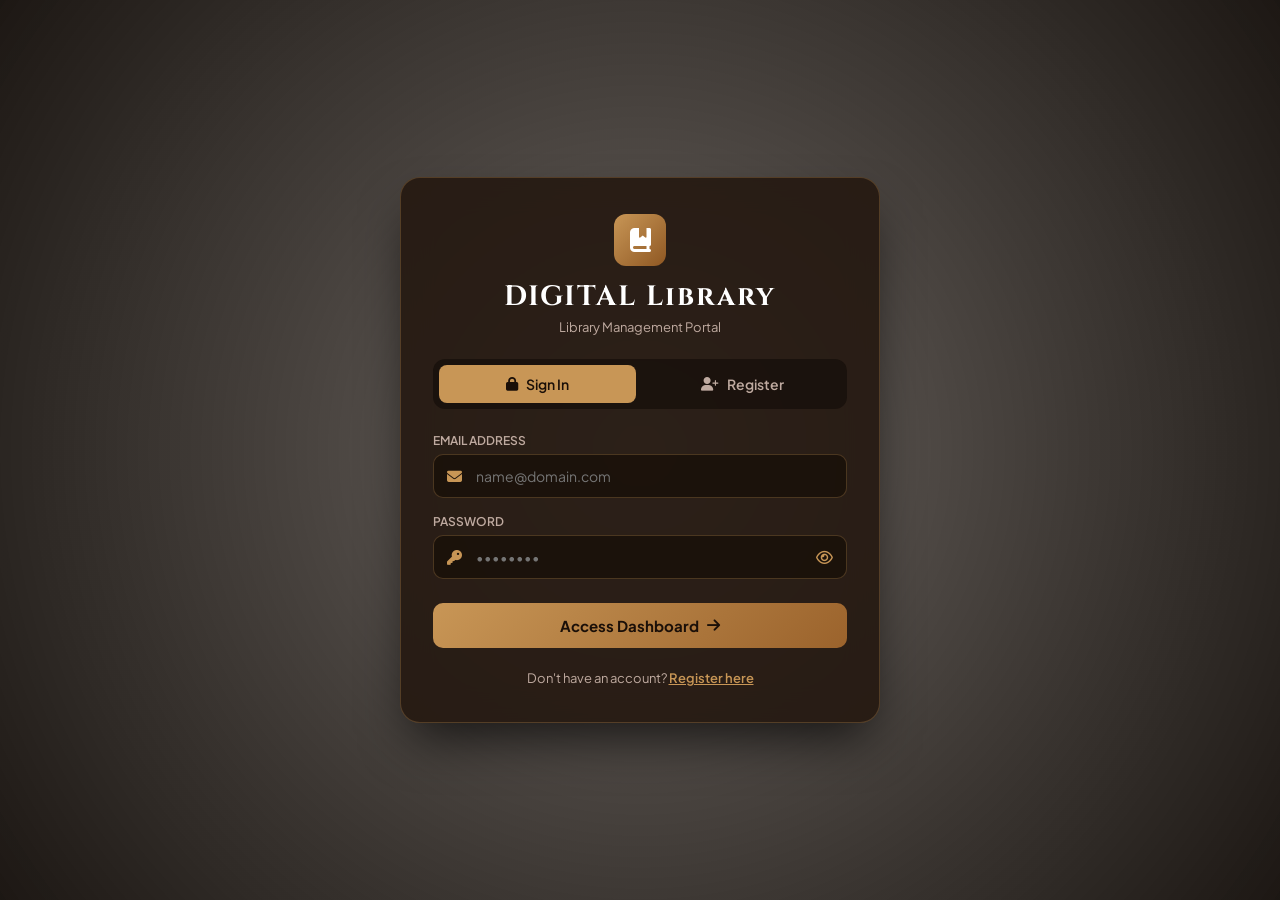
<file: index.html>
<!DOCTYPE html>
<html lang="en">
<head>
  <meta charset="UTF-8" />
  <meta name="viewport" content="width=device-width, initial-scale=1.0" />
  <title>Library Management - Login & Register</title>

  <!-- Fonts -->
  <link rel="preconnect" href="https://fonts.googleapis.com">
  <link rel="preconnect" href="https://fonts.gstatic.com" crossorigin>
  <link href="https://fonts.googleapis.com/css2?family=Cinzel:wght@600;700&family=Plus+Jakarta+Sans:wght@400;500;600;700&display=swap" rel="stylesheet">

  <!-- Font Awesome Icons -->
  <link rel="stylesheet" href="https://cdnjs.cloudflare.com/ajax/libs/font-awesome/6.5.1/css/all.min.css">

  <!-- Stylesheet -->
  <link rel="stylesheet" href="style.css" />
</head>
<body>
  <div class="library-bg-overlay"></div>
  <div id="toast" class="toast"></div>

  <div class="auth-wrapper">
    <div class="auth-card">
      <!-- Header -->
      <div class="auth-header">
        <div class="logo-icon"><i class="fa-solid fa-book-bookmark"></i></div>
        <h1 class="brand-title">DIGITAL Library</h1>
        <p class="brand-subtitle">Library Management Portal</p>
      </div>

      <!-- Tab Buttons -->
      <div class="auth-tabs">
        <button id="tab-login-btn" type="button" class="tab-btn active" onclick="switchAuthTab('login')">
          <i class="fa-solid fa-lock"></i> Sign In
        </button>
        <button id="tab-register-btn" type="button" class="tab-btn" onclick="switchAuthTab('register')">
          <i class="fa-solid fa-user-plus"></i> Register
        </button>
      </div>

      <!-- Login Form -->
      <form id="login-form" class="auth-form" onsubmit="handleLogin(event)">
        <div class="input-group">
          <label for="login-email">Email Address</label>
          <div class="input-field">
            <i class="fa-solid fa-envelope"></i>
            <input type="email" id="login-email" name="email" autocomplete="username" placeholder="name@domain.com" required />
          </div>
        </div>

        <div class="input-group">
          <label for="login-password">Password</label>
          <div class="input-field">
            <i class="fa-solid fa-key"></i>
            <input type="password" id="login-password" name="password" autocomplete="current-password" placeholder="••••••••" required />
            <i class="fa-regular fa-eye toggle-pwd" onclick="togglePasswordVisibility('login-password', this)"></i>
          </div>
        </div>

        <button type="submit" class="submit-btn">
          Access Dashboard <i class="fa-solid fa-arrow-right"></i>
        </button>

        <p class="switch-helper">
          Don't have an account? <button type="button" class="text-link-btn" onclick="switchAuthTab('register')">Register here</button>
        </p>
      </form>

      <!-- Register Form -->
      <form id="register-form" class="auth-form hidden" onsubmit="handleRegister(event)">
        <div class="input-group">
          <label for="reg-name">Full Name</label>
          <div class="input-field">
            <i class="fa-solid fa-user"></i>
            <input type="text" id="reg-name" name="name" placeholder="Enter Full Name" required />
          </div>
        </div>

        <div class="input-group">
          <label for="reg-mobile">Mobile Number</label>
          <div class="input-field">
            <i class="fa-solid fa-phone"></i>
            <input type="tel" id="reg-mobile" name="mobile" placeholder="10-digit number" pattern="[0-9]{10}" title="Please enter a valid 10-digit mobile number" required />
          </div>
        </div>

        <div class="input-group">
          <label for="reg-address">Address</label>
          <div class="input-field">
            <i class="fa-solid fa-location-dot"></i>
            <input type="text" id="reg-address" name="address" placeholder="Address" required />
          </div>
        </div>

        <div class="input-group">
          <label for="reg-email">Email Address</label>
          <div class="input-field">
            <i class="fa-solid fa-envelope"></i>
            <input type="email" id="reg-email" name="email" autocomplete="username" placeholder="name@domain.com" required />
          </div>
        </div>

        <div class="input-group">
          <label for="reg-password">Password</label>
          <div class="input-field">
            <i class="fa-solid fa-key"></i>
            <input type="password" id="reg-password" name="password" autocomplete="new-password" placeholder="Create Password (min 6 chars)" minlength="6" required />
            <i class="fa-regular fa-eye toggle-pwd" onclick="togglePasswordVisibility('reg-password', this)"></i>
          </div>
        </div>

        <button type="submit" class="submit-btn">
          Create Account <i class="fa-solid fa-circle-check"></i>
        </button>

        <p class="switch-helper">
          Already registered? <button type="button" class="text-link-btn" onclick="switchAuthTab('login')">Sign in instead</button>
        </p>
      </form>
    </div>
  </div>

  <script src="script.js"></script>
</body>
</html>
</file>
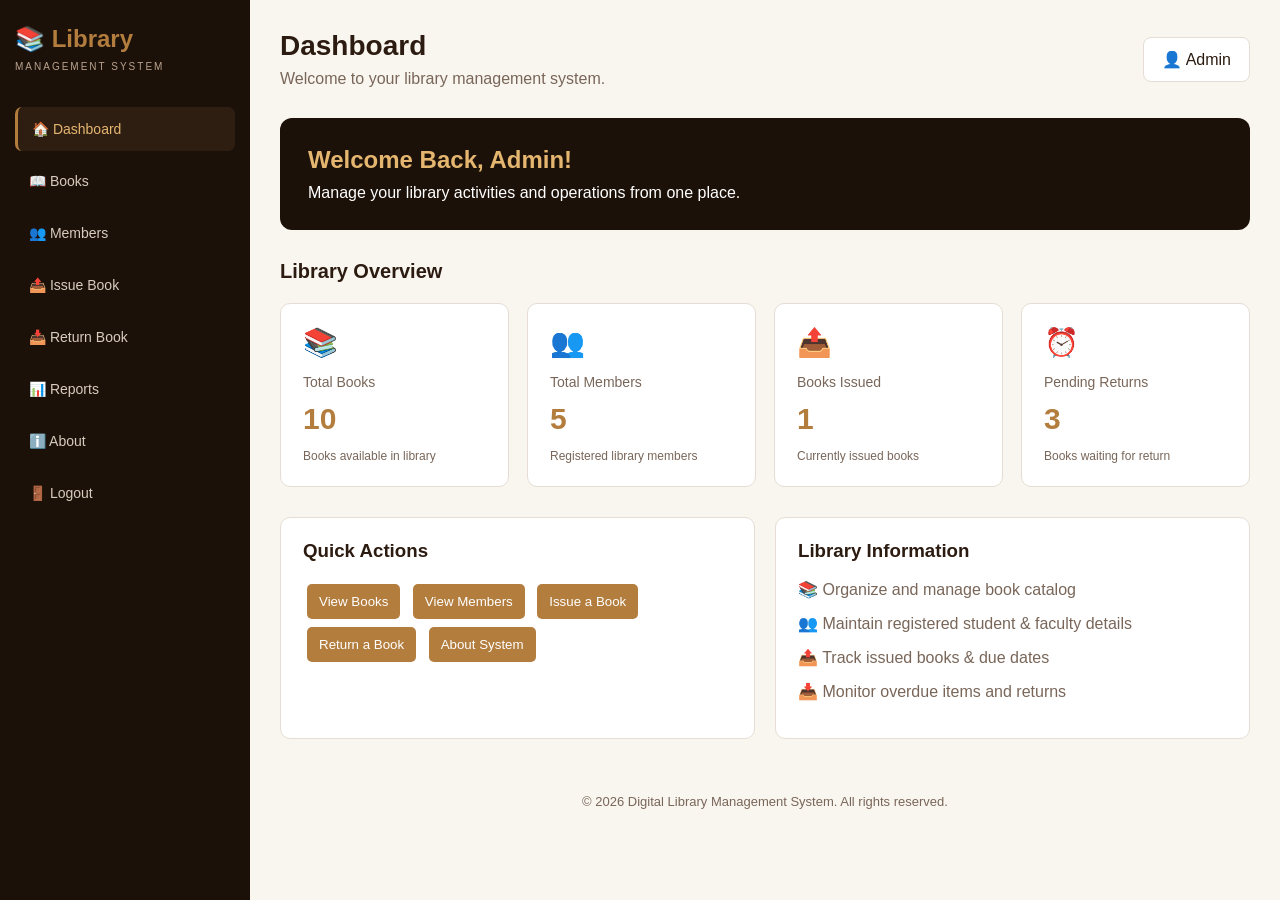
<file: dashboard/dashboard.html>
<!DOCTYPE html>
<html lang="en">
<head>
    <meta charset="UTF-8">
    <meta name="viewport" content="width=device-width, initial-scale=1.0">
    <title>Library Dashboard - Digital Library Management</title>
    <link rel="stylesheet" href="dashboard.css">
</head>
<body>

    <!-- Sidebar Navigation -->
    <aside class="sidebar">
        <h2>📚 Library</h2>
        <p class="subtitle">MANAGEMENT SYSTEM</p>

        <nav>
            <a href="dashboard.html" class="active">🏠 Dashboard</a>
            <a href="books/book.html">📖 Books</a>
            <a href="members/member.html">👥 Members</a>
            <a href="issue/issue.html">📤 Issue Book</a>
            <a href="return/return.html">📥 Return Book</a>
            <a href="reports/report.html">📊 Reports</a>
            <a href="about/about.html">ℹ️ About</a>
            <a href="./index.html" id="logoutBtn">🚪 Logout</a>
        </nav>
    </aside>

    <!-- Overlay (mobile la sidebar open aagumbodhu background dark aagum) -->
    <div class="overlay" id="overlay"></div>

    <!-- Main Content Area -->
    <main class="main">

        <!-- Menu button (mobile la mattum theriyum) -->
        <button type="button" class="menu-btn" id="menuBtn">☰</button>

        <header>
            <div>
                <h1>Dashboard</h1>
                <p>Welcome to your library management system.</p>
            </div>
            <div class="profile">👤 Admin</div>
        </header>

        <section class="welcome">
            <h2>Welcome Back, Admin!</h2>
            <p>Manage your library activities and operations from one place.</p>
        </section>

        <h2 class="section-title">Library Overview</h2>

        <section class="cards">
            <div class="card">
                <div class="card-icon">📚</div>
                <p>Total Books</p>
                <h2 id="books">10</h2>
                <span>Books available in library</span>
            </div>

            <div class="card">
                <div class="card-icon">👥</div>
                <p>Total Members</p>
                <h2 id="members">5</h2>
                <span>Registered library members</span>
            </div>

            <div class="card">
                <div class="card-icon">📤</div>
                <p>Books Issued</p>
                <h2 id="issued">1</h2>
                <span>Currently issued books</span>
            </div>

            <div class="card">
                <div class="card-icon">⏰</div>
                <p>Pending Returns</p>
                <h2 id="pending">3</h2>
                <span>Books waiting for return</span>
            </div>
        </section>

        <section class="bottom">
            <div class="panel">
                <h3>Quick Actions</h3>
                <button type="button" data-page="books">View Books</button>
                <button type="button" data-page="members">View Members</button>
                <button type="button" data-page="issue book">Issue a Book</button>
                <button type="button" data-page="return book">Return a Book</button>
                <button type="button" data-page="about">About System</button>
            </div>

            <div class="panel">
                <h3>Library Information</h3>
                <p>📚 Organize and manage book catalog</p>
                <p>👥 Maintain registered student &amp; faculty details</p>
                <p>📤 Track issued books &amp; due dates</p>
                <p>📥 Monitor overdue items and returns</p>
            </div>
        </section>

        <footer>
            © 2026 Digital Library Management System. All rights reserved.
        </footer>

    </main>

    <script src="dashboard.js"></script>
</body>
</html>
</file>
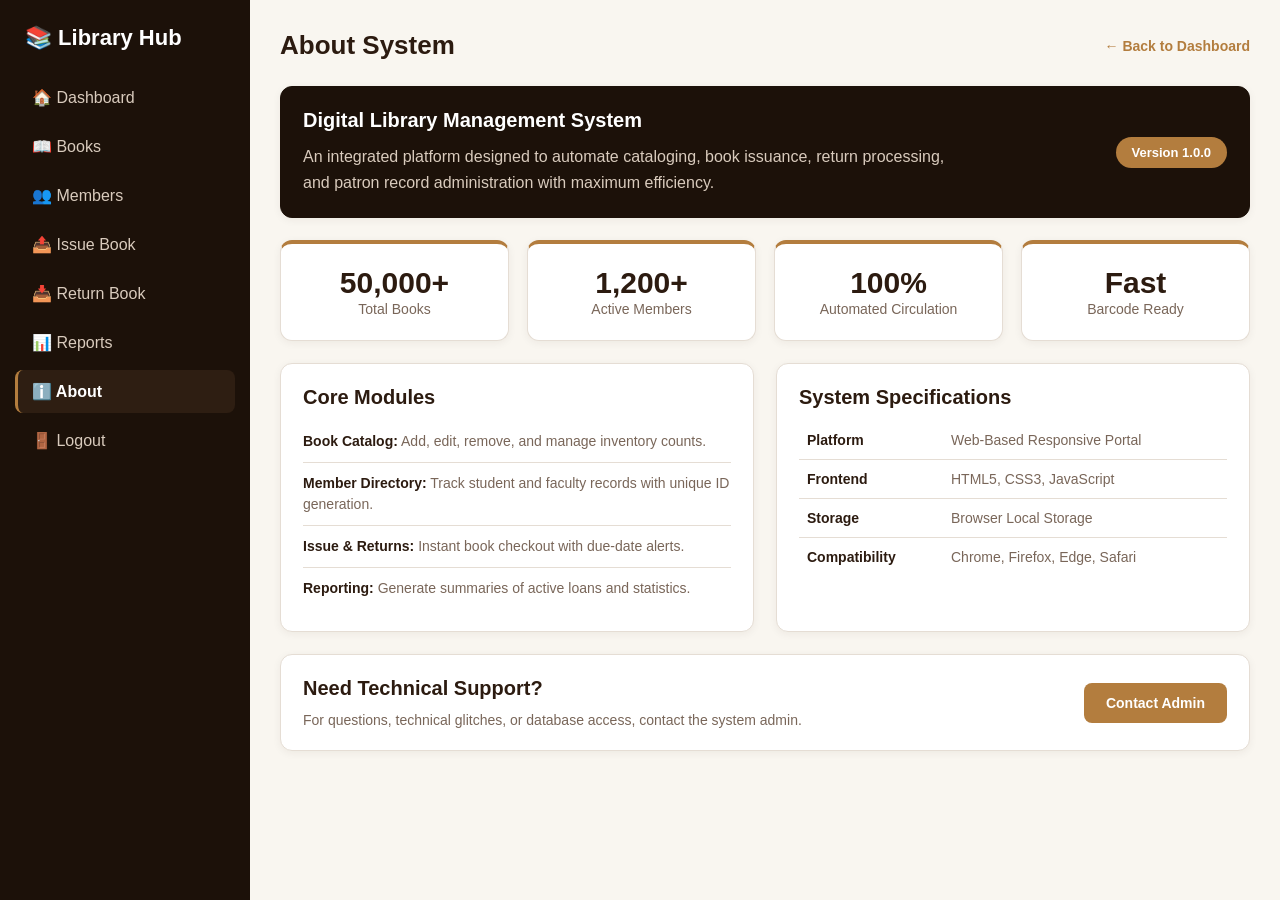
<file: dashboard/about/about.html>
<!DOCTYPE html>
<html lang="en">
<head>
  <meta charset="UTF-8">
  <meta name="viewport" content="width=device-width, initial-scale=1.0">
  <title>Library Management - About</title>
  <link rel="stylesheet" href="about.css">
</head>
<body>
  <div class="container">

    <!-- Sidebar Navigation -->
    <aside class="sidebar">
      <div class="sidebar-header">
        <h2>📚 Library Hub</h2>
      </div>

      <nav class="nav-menu">
        <a href="../dashboard.html" class="nav-link">🏠 Dashboard</a>
        <a href="../books/book.html" class="nav-link">📖 Books</a>
        <a href="../members/member.html" class="nav-link">👥 Members</a>
        <a href="../issue/issue.html" class="nav-link">📤 Issue Book</a>
        <a href="../return/return.html" class="nav-link">📥 Return Book</a>
        <a href="../reports/report.html" class="nav-link">📊 Reports</a>
      </nav>

      <div class="sidebar-footer">
        <a href="about.html" class="about-btn active">ℹ️ About</a>
        <a href="#" id="logoutBtn" class="logout-btn">🚪 Logout</a>
      </div>
    </aside>

    <!-- Main Content Area -->
    <main class="main-content">
      <header class="topbar">
        <h1>About System</h1>
        <a href="../dashboard.html" class="back-link">← Back to Dashboard</a>
      </header>

      <div class="content-body">

        <section class="card about-hero">
          <div class="hero-content">
            <h2>Digital Library Management System</h2>
            <p>
              An integrated platform designed to automate cataloging, book issuance,
              return processing, and patron record administration with maximum efficiency.
            </p>
          </div>
          <div class="hero-badge">Version 1.0.0</div>
        </section>

        <section class="stats-grid">
          <div class="card stat-card">
            <span class="stat-number">50,000+</span>
            <span class="stat-label">Total Books</span>
          </div>
          <div class="card stat-card">
            <span class="stat-number">1,200+</span>
            <span class="stat-label">Active Members</span>
          </div>
          <div class="card stat-card">
            <span class="stat-number">100%</span>
            <span class="stat-label">Automated Circulation</span>
          </div>
          <div class="card stat-card">
            <span class="stat-number">Fast</span>
            <span class="stat-label">Barcode Ready</span>
          </div>
        </section>

        <div class="grid-dual">
          <section class="card">
            <h2>Core Modules</h2>
            <ul class="feature-list">
              <li><strong>Book Catalog:</strong> Add, edit, remove, and manage inventory counts.</li>
              <li><strong>Member Directory:</strong> Track student and faculty records with unique ID generation.</li>
              <li><strong>Issue &amp; Returns:</strong> Instant book checkout with due-date alerts.</li>
              <li><strong>Reporting:</strong> Generate summaries of active loans and statistics.</li>
            </ul>
          </section>

          <section class="card">
            <h2>System Specifications</h2>
            <table class="specs-table">
              <tbody>
                <tr><td><strong>Platform</strong></td><td>Web-Based Responsive Portal</td></tr>
                <tr><td><strong>Frontend</strong></td><td>HTML5, CSS3, JavaScript</td></tr>
                <tr><td><strong>Storage</strong></td><td>Browser Local Storage</td></tr>
                <tr><td><strong>Compatibility</strong></td><td>Chrome, Firefox, Edge, Safari</td></tr>
              </tbody>
            </table>
          </section>
        </div>

        <section class="card support-card">
          <div>
            <h2>Need Technical Support?</h2>
            <p>For questions, technical glitches, or database access, contact the system admin.</p>
          </div>
          <a href="mailto:admin@libraryhub.com" class="btn-primary">Contact Admin</a>
        </section>

      </div>
    </main>
  </div>

  <script src="about.js"></script>
</body>
</html>
</file>
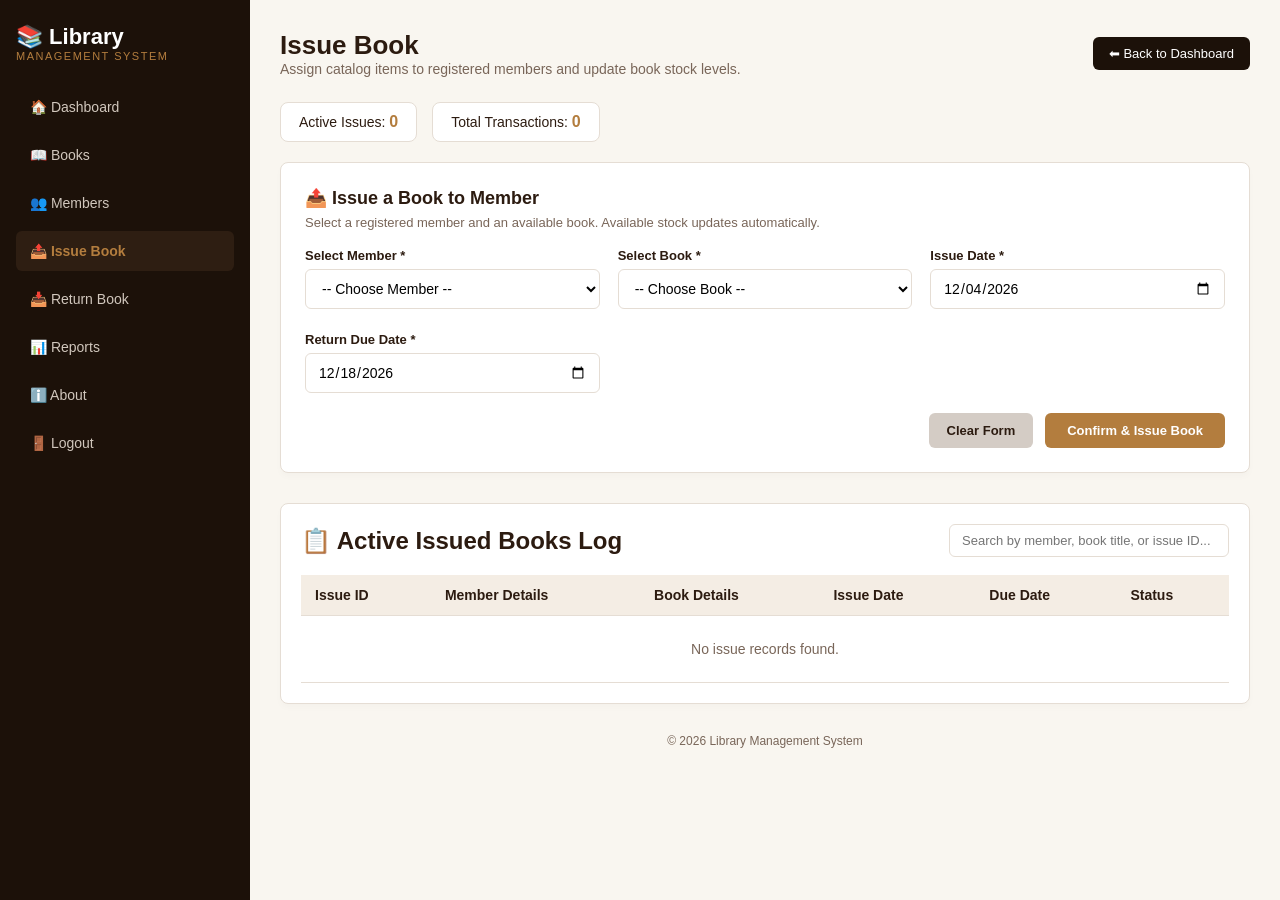
<file: dashboard/issue/issue.html>
<!DOCTYPE html>
<html lang="en">
<head>
    <meta charset="UTF-8">
    <meta name="viewport" content="width=device-width, initial-scale=1.0">
    <title>Library - Issue Book</title>
    <link rel="stylesheet" href="issue.css">
</head>
<body>

    <!-- Sidebar Navigation -->
    <div class="sidebar">
        <h2>📚 Library</h2>
        <p class="subtitle">MANAGEMENT SYSTEM</p>
        <nav>
            <a href="../dashboard.html">🏠 Dashboard</a>
            <a href="../books/book.html">📖 Books</a>
            <a href="../members/member.html">👥 Members</a>
            <a href="issue.html" class="active">📤 Issue Book</a>
            <a href="../return/return.html">📥 Return Book</a>
            <a href="../reports/report.html">📊 Reports</a>
            <a href="../about/about.html">ℹ️ About</a>
            <a href="javascript:void(0)" onclick="logout()">🚪 Logout</a>
        </nav>
    </div>

    <!-- Overlay (mobile la sidebar open aagumbodhu) -->
    <div class="overlay" id="overlay"></div>

    <!-- Main Workspace Content -->
    <div class="main">
        <!-- Menu button (mobile la mattum theriyum) -->
        <button type="button" class="menu-btn" id="menuBtn">☰</button>

        <header>
            <div>
                <h1>Issue Book</h1>
                <p>Assign catalog items to registered members and update book stock levels.</p>
            </div>
            <div>
                <a href="../dashboard.html" class="btn-back">⬅ Back to Dashboard</a>
            </div>
        </header>

        <!-- Dynamic Summary Badges -->
        <div class="stats-row">
            <div class="stat-badge">Active Issues: <b id="totalActiveIssues">0</b></div>
            <div class="stat-badge">Total Transactions: <b id="totalIssueRecords">0</b></div>
        </div>

        <!-- Issue Book Form Layout -->
        <div class="card-form">
            <h2>📤 Issue a Book to Member</h2>
            <p class="form-instruction">Select a registered member and an available book. Available stock updates automatically.</p>

            <!-- Dynamic Feedback Alert -->
            <div id="alertMessage" class="alert-box"></div>

            <form id="issueForm" onsubmit="handleIssueBook(event)">
                <div class="form-grid">
                    <!-- Member Select -->
                    <div class="form-group">
                        <label for="memberSelect">Select Member *</label>
                        <select id="memberSelect" required>
                            <option value="">-- Choose Member --</option>
                        </select>
                    </div>

                    <!-- Book Select -->
                    <div class="form-group">
                        <label for="bookSelect">Select Book *</label>
                        <select id="bookSelect" onchange="checkSelectedBookAvailability()" required>
                            <option value="">-- Choose Book --</option>
                        </select>
                        <small id="stockStatusText" class="stock-status"></small>
                    </div>

                    <!-- Issue Date -->
                    <div class="form-group">
                        <label for="issueDate">Issue Date *</label>
                        <input type="date" id="issueDate" required>
                    </div>

                    <!-- Return Due Date -->
                    <div class="form-group">
                        <label for="returnDate">Return Due Date *</label>
                        <input type="date" id="returnDate" required>
                    </div>
                </div>

                <div class="form-actions">
                    <button type="button" class="btn-reset" onclick="resetFormState()">Clear Form</button>
                    <button type="submit" id="btnSubmitIssue" class="btn-submit">Confirm &amp; Issue Book</button>
                </div>
            </form>
        </div>

        <!-- Recent Issued Transactions Table -->
        <div class="table-container">
            <div class="table-header">
                <h2>📋 Active Issued Books Log</h2>
                <input type="text" id="searchInput" placeholder="Search by member, book title, or issue ID..." onkeyup="searchIssueRecords()">
            </div>

            <!-- Table scroll wrapper -->
            <div class="table-wrap">
                <table>
                    <thead>
                        <tr>
                            <th>Issue ID</th>
                            <th>Member Details</th>
                            <th>Book Details</th>
                            <th>Issue Date</th>
                            <th>Due Date</th>
                            <th>Status</th>
                        </tr>
                    </thead>
                    <tbody id="issueTableBody">
                        <!-- Populated dynamically via JavaScript -->
                    </tbody>
                </table>
            </div>
        </div>

        <footer>© 2026 Library Management System</footer>
    </div>

    <script src="issue.js"></script>
</body>
</html>
</file>
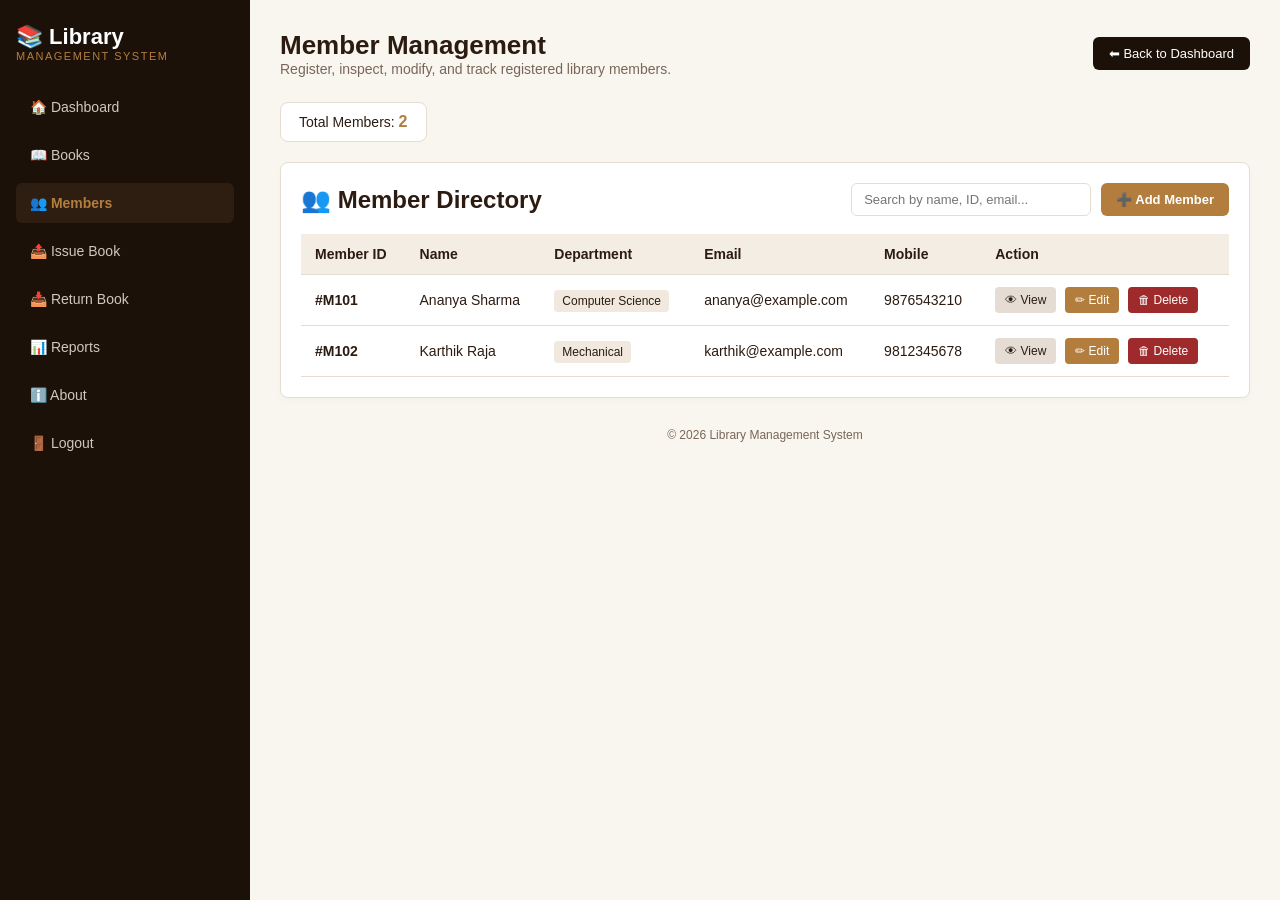
<file: dashboard/members/member.html>
<!DOCTYPE html>
<html lang="en">
<head>
    <meta charset="UTF-8">
    <meta name="viewport" content="width=device-width, initial-scale=1.0">
    <title>Library - Member Management</title>
    <link rel="stylesheet" href="member.css">
</head>
<body>

    <!-- Sidebar Navigation -->
    <div class="sidebar">
        <h2>📚 Library</h2>
        <p class="subtitle">MANAGEMENT SYSTEM</p>
        <nav>
            <a href="../dashboard.html">🏠 Dashboard</a>
            <a href="../books/book.html">📖 Books</a>
            <a href="member.html" class="active">👥 Members</a>
            <a href="../issue/issue.html">📤 Issue Book</a>
            <a href="../return/return.html">📥 Return Book</a>
            <a href="../reports/report.html">📊 Reports</a>
            <a href="../about/about.html">ℹ️ About</a>
            <a href="javascript:void(0)" onclick="logout()">🚪 Logout</a>
        </nav>
    </div>

    <!-- Overlay (mobile la sidebar open aagumbodhu) -->
    <div class="overlay" id="overlay"></div>

    <!-- Main Content Area -->
    <div class="main">
        <!-- Menu button (mobile la mattum theriyum) -->
        <button type="button" class="menu-btn" id="menuBtn">☰</button>

        <header>
            <div>
                <h1>Member Management</h1>
                <p>Register, inspect, modify, and track registered library members.</p>
            </div>
            <div>
                <a href="../dashboard.html" class="btn-back">⬅ Back to Dashboard</a>
            </div>
        </header>

        <!-- Stats Overview -->
        <div class="stats-row">
            <div class="stat-badge">Total Members: <b id="totalMembers">0</b></div>
        </div>

        <!-- Member Table Container -->
        <div class="table-container">
            <div class="table-header">
                <h2>👥 Member Directory</h2>
                <div class="header-actions">
                    <input type="text" id="searchInput" placeholder="Search by name, ID, email..." onkeyup="searchMembers()">
                    <button class="btn-add" onclick="openAddModal()">➕ Add Member</button>
                </div>
            </div>

            <!-- Table scroll wrapper -->
            <div class="table-wrap">
                <table>
                    <thead>
                        <tr>
                            <th>Member ID</th>
                            <th>Name</th>
                            <th>Department</th>
                            <th>Email</th>
                            <th>Mobile</th>
                            <th>Action</th>
                        </tr>
                    </thead>
                    <tbody id="memberTableBody">
                        <!-- Populated dynamically via JavaScript -->
                    </tbody>
                </table>
            </div>
        </div>

        <footer>© 2026 Library Management System</footer>
    </div>

    <!-- 1. ADD MEMBER MODAL -->
    <div class="modal" id="addModal">
        <div class="modal-content">
            <div class="modal-header">
                <h3>➕ Register New Member</h3>
                <span class="close-btn" onclick="closeModal('addModal')">&times;</span>
            </div>
            <form id="addForm" onsubmit="addMember(event)">
                <div class="modal-body">
                    <div class="form-group">
                        <label>Member ID</label>
                        <input type="text" id="addId" placeholder="e.g. M101" required>
                    </div>
                    <div class="form-group">
                        <label>Full Name</label>
                        <input type="text" id="addName" placeholder="Enter student or staff name" required>
                    </div>
                    <div class="form-group">
                        <label>Department</label>
                        <input type="text" id="addDept" placeholder="e.g. Computer Science, Mechanical" required>
                    </div>
                    <div class="form-group">
                        <label>Email Address</label>
                        <input type="email" id="addEmail" placeholder="e.g. user@example.com" required>
                    </div>
                    <div class="form-group">
                        <label>Mobile Number (10 digits)</label>
                        <input type="tel" id="addMobile" placeholder="e.g. 9876543210" pattern="[0-9]{10}" maxlength="10" required>
                    </div>
                </div>
                <div class="modal-footer">
                    <button type="button" class="btn-cancel" onclick="closeModal('addModal')">Cancel</button>
                    <button type="submit" class="btn-save">Save Member</button>
                </div>
            </form>
        </div>
    </div>

    <!-- 2. VIEW MEMBER MODAL -->
    <div class="modal" id="viewModal">
        <div class="modal-content">
            <div class="modal-header">
                <h3>👤 Member Details</h3>
                <span class="close-btn" onclick="closeModal('viewModal')">&times;</span>
            </div>
            <div class="modal-body view-details">
                <p><strong>Member ID:</strong> <span id="viewId"></span></p>
                <p><strong>Full Name:</strong> <span id="viewName"></span></p>
                <p><strong>Department:</strong> <span id="viewDept"></span></p>
                <p><strong>Email Address:</strong> <span id="viewEmail"></span></p>
                <p><strong>Mobile Number:</strong> <span id="viewMobile"></span></p>
            </div>
            <div class="modal-footer">
                <button type="button" class="btn-cancel" onclick="closeModal('viewModal')">Close</button>
            </div>
        </div>
    </div>

    <!-- 3. EDIT MEMBER MODAL -->
    <div class="modal" id="editModal">
        <div class="modal-content">
            <div class="modal-header">
                <h3>✏️ Edit Member Info</h3>
                <span class="close-btn" onclick="closeModal('editModal')">&times;</span>
            </div>
            <form id="editForm" onsubmit="saveMemberChanges(event)">
                <div class="modal-body">
                    <div class="form-group">
                        <label>Member ID (Read-only)</label>
                        <input type="text" id="editId" readonly>
                    </div>
                    <div class="form-group">
                        <label>Full Name</label>
                        <input type="text" id="editName" required>
                    </div>
                    <div class="form-group">
                        <label>Department</label>
                        <input type="text" id="editDept" required>
                    </div>
                    <div class="form-group">
                        <label>Email Address</label>
                        <input type="email" id="editEmail" required>
                    </div>
                    <div class="form-group">
                        <label>Mobile Number (10 digits)</label>
                        <input type="tel" id="editMobile" pattern="[0-9]{10}" maxlength="10" required>
                    </div>
                </div>
                <div class="modal-footer">
                    <button type="button" class="btn-cancel" onclick="closeModal('editModal')">Cancel</button>
                    <button type="submit" class="btn-save">Update Changes</button>
                </div>
            </form>
        </div>
    </div>

    <script src="member.js"></script>
</body>
</html>
</file>
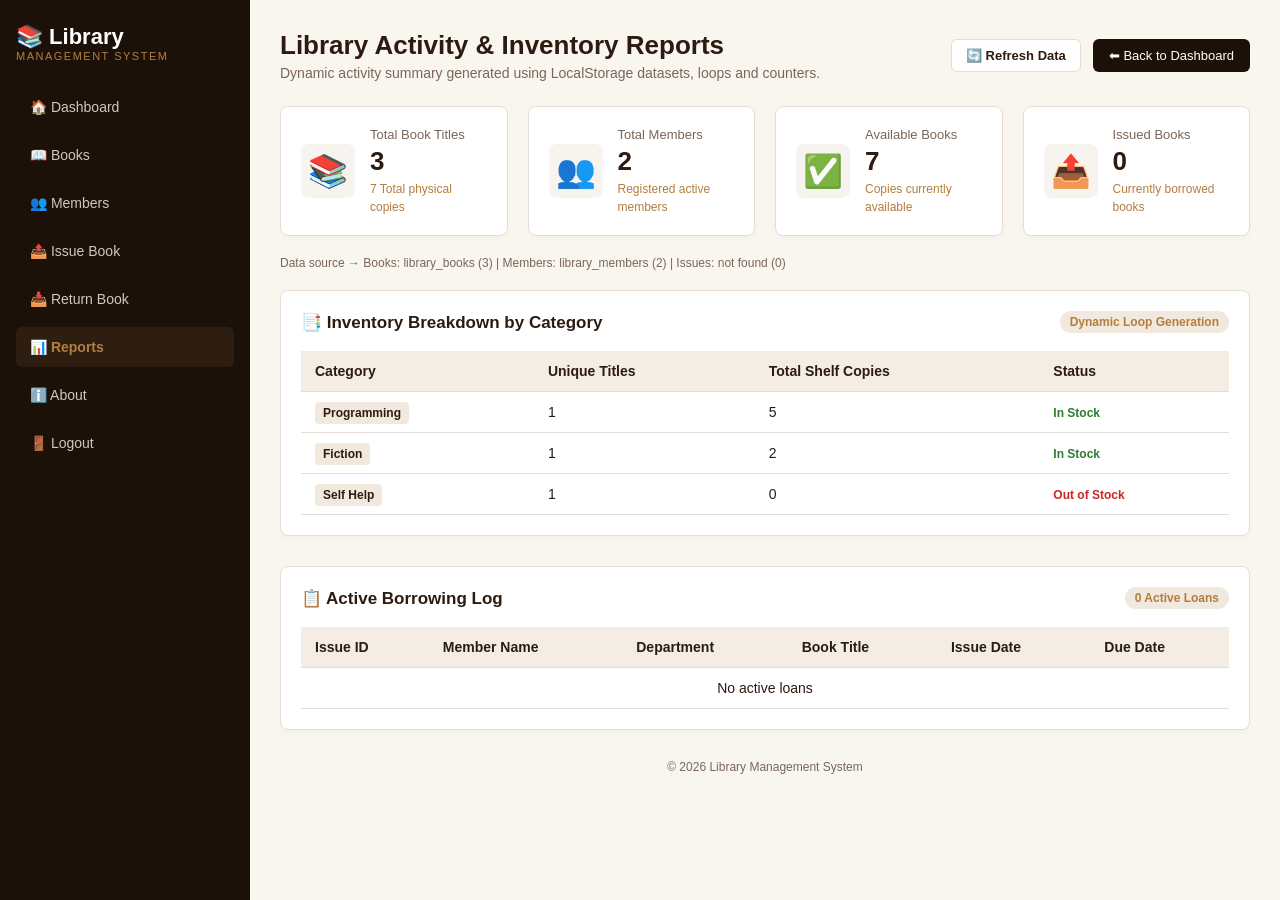
<file: dashboard/reports/report.html>
<!DOCTYPE html>
<html lang="en">

<head>
    <meta charset="UTF-8">
    <meta name="viewport" content="width=device-width, initial-scale=1.0">
    <title>Library - Reports & Analytics</title>
    <link rel="stylesheet" href="report.css">
</head>

<body>

    <!-- SIDEBAR -->
    <div class="sidebar">
        <h2>📚 Library</h2>
        <p class="subtitle">MANAGEMENT SYSTEM</p>

        <nav>
            <a href="../dashboard.html">🏠 Dashboard</a>
            <a href="../books/book.html">📖 Books</a>
            <a href="../members/member.html">👥 Members</a>
            <a href="../issue/issue.html">📤 Issue Book</a>
            <a href="../return/return.html">📥 Return Book</a>
            <a href="report.html" class="active">📊 Reports</a>
            <a href="../about/about.html">ℹ️ About</a>
            <a href="javascript:void(0)" onclick="logout()">🚪 Logout</a>
        </nav>
    </div>

    <!-- MAIN CONTENT -->
    <div class="main">

        <header>
            <div>
                <h1>Library Activity & Inventory Reports</h1>
                <p>Dynamic activity summary generated using LocalStorage datasets, loops and counters.</p>
            </div>

            <div class="header-right">
                <button class="btn-refresh" onclick="generateReports()">🔄 Refresh Data</button>
                <a href="../dashboard.html" class="btn-back">⬅ Back to Dashboard</a>
            </div>
        </header>

        <!-- SUMMARY METRICS -->
        <div class="metrics-grid">

            <div class="metric-card">
                <div class="metric-icon">📚</div>
                <div class="metric-info">
                    <p>Total Book Titles</p>
                    <h2 id="metricTotalBooks">0</h2>
                    <span id="metricTotalCopies">0 Total physical copies</span>
                </div>
            </div>

            <div class="metric-card">
                <div class="metric-icon">👥</div>
                <div class="metric-info">
                    <p>Total Members</p>
                    <h2 id="metricTotalMembers">0</h2>
                    <span>Registered active members</span>
                </div>
            </div>

            <div class="metric-card">
                <div class="metric-icon">✅</div>
                <div class="metric-info">
                    <p>Available Books</p>
                    <h2 id="metricAvailableCopies">0</h2>
                    <span>Copies currently available</span>
                </div>
            </div>

            <div class="metric-card">
                <div class="metric-icon">📤</div>
                <div class="metric-info">
                    <p>Issued Books</p>
                    <h2 id="metricIssuedCopies">0</h2>
                    <span>Currently borrowed books</span>
                </div>
            </div>

        </div>

        <!-- DATA SOURCE INFO -->
        <p class="debug-info" id="debugInfo"></p>

        <!-- CATEGORY INVENTORY TABLE -->
        <div class="report-table-card">
            <div class="card-header">
                <h2>📑 Inventory Breakdown by Category</h2>
                <span class="report-tag">Dynamic Loop Generation</span>
            </div>

            <table>
                <thead>
                    <tr>
                        <th>Category</th>
                        <th>Unique Titles</th>
                        <th>Total Shelf Copies</th>
                        <th>Status</th>
                    </tr>
                </thead>
                <tbody id="categoryTableBody">
                    <tr><td colspan="4">Loading book inventory...</td></tr>
                </tbody>
            </table>
        </div>

        <!-- ACTIVE BORROWING LOG -->
        <div class="report-table-card">
            <div class="card-header">
                <h2>📋 Active Borrowing Log</h2>
                <span class="report-tag" id="activeLogTag">0 Active Loans</span>
            </div>

            <table>
                <thead>
                    <tr>
                        <th>Issue ID</th>
                        <th>Member Name</th>
                        <th>Department</th>
                        <th>Book Title</th>
                        <th>Issue Date</th>
                        <th>Due Date</th>
                    </tr>
                </thead>
                <tbody id="activeLoansTableBody">
                    <tr><td colspan="6">Loading borrowing records...</td></tr>
                </tbody>
            </table>
        </div>

        <footer>© 2026 Library Management System</footer>

    </div>

    <!-- JAVASCRIPT -->
    <script src="report.js"
        onerror="document.getElementById('categoryTableBody').innerHTML='<tr><td colspan=4 style=color:red>report.js load aagala. File name (report.js) and folder check pannunga.</td></tr>'"></script>

</body>

</html>
</file>
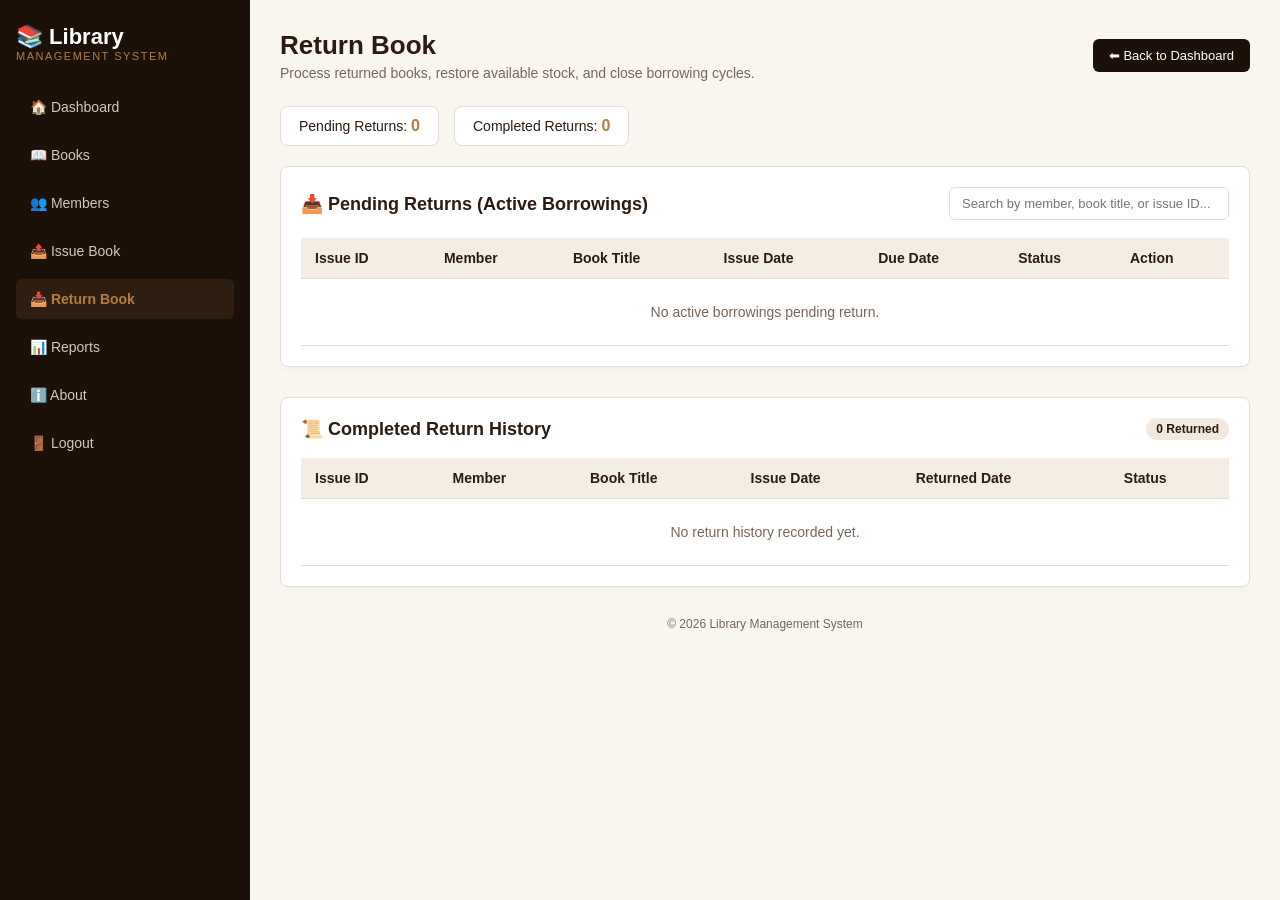
<file: dashboard/return/return.html>
<!DOCTYPE html>
<html lang="en">
<head>
    <meta charset="UTF-8">
    <meta name="viewport" content="width=device-width, initial-scale=1.0">
    <title>Library - Return Book</title>
    <link rel="stylesheet" href="return.css">
</head>
<body>

    <!-- Sidebar Navigation -->
    <div class="sidebar">
        <h2>📚 Library</h2>
        <p class="subtitle">MANAGEMENT SYSTEM</p>
        <nav>
            <a href="../dashboard.html">🏠 Dashboard</a>
            <a href="../books/book.html">📖 Books</a>
            <a href="../members/member.html">👥 Members</a>
            <a href="../issue/issue.html">📤 Issue Book</a>
            <a href="return.html" class="active">📥 Return Book</a>
            <a href="../reports/report.html">📊 Reports</a>
            <a href="../about/about.html">ℹ️ About</a>
            <a href="javascript:void(0)" onclick="logout()">🚪 Logout</a>
        </nav>
    </div>

    <!-- Main Workspace Content -->
    <div class="main">
        <header>
            <div>
                <h1>Return Book</h1>
                <p>Process returned books, restore available stock, and close borrowing cycles.</p>
            </div>
            <div>
                <a href="../dashboard.html" class="btn-back">⬅ Back to Dashboard</a>
            </div>
        </header>

        <!-- Dynamic Counter Badges -->
        <div class="stats-row">
            <div class="stat-badge">Pending Returns: <b id="pendingReturnsCount">0</b></div>
            <div class="stat-badge">Completed Returns: <b id="completedReturnsCount">0</b></div>
        </div>

        <!-- Alert Notification Box -->
        <div id="alertMessage" class="alert-box"></div>

        <!-- Pending Active Issues (Return Center) -->
        <div class="table-container">
            <div class="table-header">
                <h2>📥 Pending Returns (Active Borrowings)</h2>
                <input type="text" id="searchInput" placeholder="Search by member, book title, or issue ID..." onkeyup="searchReturnRecords()">
            </div>

            <div class="table-responsive">
                <table>
                    <thead>
                        <tr>
                            <th>Issue ID</th>
                            <th>Member</th>
                            <th>Book Title</th>
                            <th>Issue Date</th>
                            <th>Due Date</th>
                            <th>Status</th>
                            <th>Action</th>
                        </tr>
                    </thead>
                    <tbody id="returnTableBody">
                        <!-- Populated dynamically via JavaScript -->
                    </tbody>
                </table>
            </div>
        </div>

        <!-- Returned History Archive -->
        <div class="table-container history-section">
            <div class="table-header">
                <h2>📜 Completed Return History</h2>
                <span class="history-badge" id="historyCounter">0 Returned</span>
            </div>

            <div class="table-responsive">
                <table>
                    <thead>
                        <tr>
                            <th>Issue ID</th>
                            <th>Member</th>
                            <th>Book Title</th>
                            <th>Issue Date</th>
                            <th>Returned Date</th>
                            <th>Status</th>
                        </tr>
                    </thead>
                    <tbody id="historyTableBody">
                        <!-- Closed records dynamically loaded here -->
                    </tbody>
                </table>
            </div>
        </div>

        <footer>© 2026 Library Management System</footer>
    </div>

    <!-- RETURN CONFIRMATION MODAL -->
    <div class="modal" id="returnModal">
        <div class="modal-content">
            <div class="modal-header">
                <h3>📥 Confirm Book Return</h3>
                <span class="close-btn" onclick="closeModal('returnModal')">&times;</span>
            </div>
            <form id="returnForm" onsubmit="processReturnConfirmation(event)">
                <div class="modal-body">
                    <input type="hidden" id="modalIssueId">
                    <p class="modal-desc">Review the transaction details before confirming receipt of the book:</p>
                    <div class="return-details-box">
                        <p><strong>Issue ID:</strong> <span id="modalIssueText"></span></p>
                        <p><strong>Member Name:</strong> <span id="modalMemberText"></span></p>
                        <p><strong>Book Title:</strong> <span id="modalBookText"></span></p>
                        <p><strong>Issue Date:</strong> <span id="modalIssueDateText"></span></p>
                        <p><strong>Due Date:</strong> <span id="modalDueDateText"></span></p>
                    </div>

                    <div class="form-group">
                        <label for="modalReturnDate">Return Acceptance Date *</label>
                        <input type="date" id="modalReturnDate" required>
                    </div>
                </div>
                <div class="modal-footer">
                    <button type="button" class="btn-cancel" onclick="closeModal('returnModal')">Cancel</button>
                    <button type="submit" class="btn-confirm">Confirm & Restore Stock</button>
                </div>
            </form>
        </div>
    </div>

    <script src="return.js"></script>
</body>
</html>
</file>
<file: style.css>
:root {
  --primary-dark: #1e130c;
  --panel-bg: rgba(36, 23, 15, 0.88);
  --accent-gold: #c89656;
  --accent-hover: #dfa869;
  --brown-border: rgba(200, 150, 86, 0.28);
  --text-main: #f5ede6;
  --text-muted: #bfaaa0;
  --danger: #d9534f;
  --success: #5cb85c;
}

* {
  box-sizing: border-box;
  margin: 0;
  padding: 0;
}

html,
body {
  overflow-x: hidden;
}

body {
  font-family: 'Plus Jakarta Sans', sans-serif;
  color: var(--text-main);
  min-height: 100vh;
  display: flex;
  align-items: center;
  justify-content: center;
  position: relative;
  padding: 20px;
}

.library-bg-overlay {
  position: fixed;
  inset: 0;
  background-image:
    radial-gradient(circle at center, rgba(30, 19, 12, 0.65), rgba(16, 10, 6, 0.94)),
    url('https://images.unsplash.com/photo-1521587760476-6c12a4b040da?q=80&w=1920&auto=format&fit=crop');
  background-size: cover;
  background-position: center;
  background-repeat: no-repeat;
  z-index: -1;
  filter: brightness(0.9);
}

.auth-wrapper {
  width: 100%;
  max-width: 480px;
}

.auth-card {
  background: var(--panel-bg);
  backdrop-filter: blur(16px);
  -webkit-backdrop-filter: blur(16px);
  border: 1px solid var(--brown-border);
  border-radius: 20px;
  padding: 36px 32px;
  box-shadow: 0 25px 50px -12px rgba(0, 0, 0, 0.7);
}

.auth-header {
  text-align: center;
  margin-bottom: 24px;
}

.logo-icon {
  width: 52px;
  height: 52px;
  margin: 0 auto 12px;
  background: linear-gradient(135deg, var(--accent-gold), #8f5823);
  color: #fff;
  border-radius: 12px;
  display: flex;
  align-items: center;
  justify-content: center;
  font-size: 24px;
}

.brand-title {
  font-family: 'Cinzel', serif;
  font-size: 28px;
  letter-spacing: 2px;
  color: #fff;
}

.brand-subtitle {
  font-size: 13px;
  color: var(--text-muted);
  margin-top: 4px;
}

.auth-tabs {
  display: grid;
  grid-template-columns: 1fr 1fr;
  gap: 8px;
  background: rgba(18, 11, 7, 0.6);
  padding: 6px;
  border-radius: 12px;
  margin-bottom: 24px;
}

.tab-btn {
  background: transparent;
  border: none;
  color: var(--text-muted);
  font-family: inherit;
  font-size: 14px;
  font-weight: 600;
  padding: 10px;
  border-radius: 8px;
  cursor: pointer;
  display: flex;
  align-items: center;
  justify-content: center;
  gap: 8px;
}

.tab-btn.active {
  background: var(--accent-gold);
  color: #1a0f08;
}

.auth-form {
  display: flex;
  flex-direction: column;
  gap: 16px;
}

.hidden {
  display: none !important;
}

.input-group label {
  display: block;
  font-size: 12px;
  font-weight: 600;
  text-transform: uppercase;
  color: var(--text-muted);
  margin-bottom: 6px;
}

.input-field {
  position: relative;
  display: flex;
  align-items: center;
}

.input-field i {
  position: absolute;
  left: 14px;
  color: var(--accent-gold);
  font-size: 15px;
}

/* Password eye icon: right side la */
.input-field i.toggle-pwd {
  left: auto;
  right: 14px;
  cursor: pointer;
}

.input-field input {
  width: 100%;
  padding: 12px 14px 12px 42px;
  background: rgba(22, 13, 8, 0.7);
  border: 1px solid var(--brown-border);
  border-radius: 10px;
  color: #fff;
  font-family: inherit;
  font-size: 14px;
  outline: none;
}

/* Eye icon irukura input ku right padding */
.input-field input[type="password"],
.input-field input#login-password,
.input-field input#reg-password {
  padding-right: 42px;
}

.input-field input:focus {
  border-color: var(--accent-gold);
}

.submit-btn {
  margin-top: 8px;
  padding: 13px;
  background: linear-gradient(135deg, var(--accent-gold), #9b632c);
  border: none;
  border-radius: 10px;
  color: #1a0f08;
  font-family: inherit;
  font-size: 15px;
  font-weight: 700;
  cursor: pointer;
  display: flex;
  align-items: center;
  justify-content: center;
  gap: 8px;
}

.submit-btn:hover {
  filter: brightness(1.1);
}

.switch-helper {
  font-size: 13px;
  text-align: center;
  color: var(--text-muted);
  margin-top: 6px;
}

.text-link-btn {
  background: none;
  border: none;
  color: var(--accent-gold);
  font-family: inherit;
  font-size: inherit;
  font-weight: 600;
  text-decoration: underline;
  cursor: pointer;
}

.text-link-btn:hover {
  color: var(--accent-hover);
}

.toast {
  position: fixed;
  top: 24px;
  right: 24px;
  max-width: calc(100% - 48px);
  padding: 14px 22px;
  border-radius: 10px;
  font-size: 14px;
  font-weight: 600;
  color: #fff;
  background: #2b1a10;
  border-left: 5px solid var(--accent-gold);
  transform: translateX(150%);
  transition: transform 0.3s ease;
  z-index: 1000;
}

.toast.show {
  transform: translateX(0);
}

.toast.toast-error {
  border-left-color: var(--danger);
  background: #381515;
}

.toast.toast-success {
  border-left-color: var(--success);
  background: #17331b;
}

/* ================= RESPONSIVE ================= */

/* Tablet & big phones */
@media (max-width: 600px) {
  body {
    padding: 14px;
  }

  .auth-card {
    padding: 28px 20px;
    border-radius: 16px;
  }

  .brand-title {
    font-size: 24px;
  }

  /* iPhone la input click pannina auto zoom aagaama irukka */
  .input-field input {
    font-size: 16px;
  }

  .toast {
    top: 12px;
    right: 12px;
    left: 12px;
    max-width: none;
    text-align: center;
  }
}

/* Small phones */
@media (max-width: 400px) {
  body {
    padding: 10px;
  }

  .auth-card {
    padding: 24px 16px;
  }

  .logo-icon {
    width: 46px;
    height: 46px;
    font-size: 21px;
  }

  .brand-title {
    font-size: 21px;
    letter-spacing: 1px;
  }

  .tab-btn {
    font-size: 13px;
    gap: 6px;
    padding: 10px 6px;
  }

  .input-group label {
    font-size: 11px;
  }

  .submit-btn {
    font-size: 14px;
  }
}

/* Landscape / short screens: card top la cut aagaama irukka */
@media (max-height: 700px) {
  body {
    align-items: flex-start;
  }
}
</file>
<file: dashboard/dashboard.css>
:root {
    --side-bg: #1c1109;
    --side-hover: #2e1e12;
    --main-bg: #f9f6f0;
    --card-bg: #ffffff;
    --accent-gold: #b37d3e;
    --text-dark: #2c1b10;
    --text-muted: #796659;
    --border-light: #e5ddd4;
}

* {
    margin: 0;
    padding: 0;
    box-sizing: border-box;
}

img {
    max-width: 100%;
    height: auto;
}

body {
    font-family: Arial, sans-serif;
    background: var(--main-bg);
    color: var(--text-dark);
}

/* ---------- Sidebar ---------- */
.sidebar {
    width: 250px;
    height: 100vh;
    background: var(--side-bg);
    color: white;
    position: fixed;
    top: 0;
    left: 0;
    padding: 25px 15px;
    overflow-y: auto;
    z-index: 1000;
    transition: left 0.3s ease;
}

.sidebar h2 {
    color: var(--accent-gold);
    margin-bottom: 8px;
}

.subtitle {
    font-size: 10px;
    letter-spacing: 2px;
    color: #b9a28e;
    margin-bottom: 35px;
}

nav a {
    display: block;
    text-decoration: none;
    color: #d9cbbd;
    padding: 14px;
    margin-bottom: 8px;
    border-radius: 7px;
    font-size: 14px;
}

nav a:hover,
nav a.active {
    background: var(--side-hover);
    color: #e5b66f;
    border-left: 3px solid var(--accent-gold);
}

/* ---------- Main ---------- */
.main {
    margin-left: 250px;
    padding: 30px;
}

header {
    display: flex;
    justify-content: space-between;
    align-items: center;
    margin-bottom: 30px;
}

header h1 {
    font-size: 28px;
    margin-bottom: 8px;
}

header p,
.card p,
.card span {
    color: var(--text-muted);
}

.profile {
    background: white;
    border: 1px solid var(--border-light);
    padding: 12px 18px;
    border-radius: 8px;
}

.welcome {
    background: var(--side-bg);
    color: white;
    padding: 28px;
    border-radius: 12px;
    margin-bottom: 30px;
}

.welcome h2 {
    color: #e5b66f;
    margin-bottom: 10px;
}

.section-title {
    font-size: 20px;
    margin-bottom: 20px;
}

/* ---------- Cards ---------- */
.cards {
    display: grid;
    grid-template-columns: repeat(4, 1fr);
    gap: 18px;
    margin-bottom: 30px;
}

.card {
    background: var(--card-bg);
    border: 1px solid var(--border-light);
    padding: 22px;
    border-radius: 10px;
}

.card-icon {
    font-size: 28px;
    margin-bottom: 15px;
}

.card p {
    font-size: 14px;
    margin-bottom: 12px;
}

.card h2 {
    font-size: 30px;
    color: var(--accent-gold);
    margin-bottom: 10px;
}

.card span {
    font-size: 12px;
}

/* ---------- Bottom panels ---------- */
.bottom {
    display: grid;
    grid-template-columns: 1fr 1fr;
    gap: 20px;
}

.panel {
    background: white;
    border: 1px solid var(--border-light);
    border-radius: 10px;
    padding: 22px;
}

.panel h3 {
    margin-bottom: 18px;
}

.panel button {
    background: var(--accent-gold);
    color: white;
    border: none;
    padding: 10px 12px;
    margin: 4px;
    border-radius: 5px;
    cursor: pointer;
}

.panel button:hover {
    background: var(--side-bg);
}

.panel p {
    margin-bottom: 15px;
    color: var(--text-muted);
}

#message {
    margin-top: 20px;
    color: var(--accent-gold);
    font-weight: bold;
}

footer {
    text-align: center;
    margin-top: 35px;
    padding: 20px;
    color: var(--text-muted);
    font-size: 13px;
}

/* ---------- Menu button & overlay (laptop la hide) ---------- */
.menu-btn {
    display: none;
    background: var(--side-bg);
    color: #e5b66f;
    border: none;
    font-size: 22px;
    padding: 8px 14px;
    border-radius: 6px;
    cursor: pointer;
    margin-bottom: 15px;
}

.overlay {
    display: none;
    position: fixed;
    inset: 0;
    background: rgba(0, 0, 0, 0.5);
    z-index: 999;
}

.overlay.show {
    display: block;
}

/* ---------- Responsive ---------- */

/* Tablet */
@media (max-width: 1000px) {
    .cards {
        grid-template-columns: repeat(2, 1fr);
    }
}

/* Mobile: sidebar hide aagi, ☰ click panna varum */
@media (max-width: 768px) {
    .sidebar {
        left: -260px;
    }

    .sidebar.active {
        left: 0;
    }

    .menu-btn {
        display: inline-block;
    }

    .main {
        margin-left: 0;
        padding: 15px;
    }

    .bottom {
        grid-template-columns: 1fr;
    }

    header {
        flex-direction: column;
        align-items: flex-start;
        gap: 12px;
    }

    header h1 {
        font-size: 24px;
    }

    .welcome {
        padding: 20px;
    }
}

/* Small phones */
@media (max-width: 480px) {
    .cards {
        grid-template-columns: 1fr;
    }

    .main {
        padding: 12px;
    }

    header h1 {
        font-size: 20px;
    }

    .card h2 {
        font-size: 26px;
    }

    .panel {
        padding: 16px;
    }

    .panel button {
        width: 100%;
        margin: 4px 0;
    }
}
</file>
<file: dashboard/about/about.css>
/* About page - matches dashboard theme */
:root {
  --side-bg: #1c1109;
  --side-hover: #2e1e12;
  --main-bg: #f9f6f0;
  --card-bg: #ffffff;
  --accent-gold: #b37d3e;
  --text-dark: #2c1b10;
  --text-muted: #796659;
  --border-light: #e5ddd4;
}

* {
  margin: 0;
  padding: 0;
  box-sizing: border-box;
}

body {
  font-family: "Segoe UI", Tahoma, Arial, sans-serif;
  background: var(--main-bg);
  color: var(--text-dark);
}

.container {
  display: flex;
  min-height: 100vh;
}

/* ---------- Sidebar ---------- */
.sidebar {
  width: 250px;
  flex-shrink: 0;
  background: var(--side-bg);
  color: #ffffff;
  display: flex;
  flex-direction: column;
  padding: 25px 15px;
  position: sticky;
  top: 0;
  height: 100vh;
  overflow-y: auto;
}

.sidebar-header h2 {
  font-size: 22px;
  margin-bottom: 25px;
  padding: 0 10px;
}

.nav-menu,
.sidebar-footer {
  display: flex;
  flex-direction: column;
  gap: 6px;
}

.sidebar-footer {
  margin-top: 6px;
}

.nav-link,
.about-btn,
.logout-btn {
  display: block;
  color: #d9cbbd;
  text-decoration: none;
  padding: 12px 14px;
  border-radius: 8px;
  border-left: 3px solid transparent;
  transition: background 0.25s, color 0.25s, border-color 0.25s;
}

.nav-link:hover,
.about-btn:hover,
.logout-btn:hover {
  background: var(--side-hover);
  color: #ffffff;
  border-left-color: var(--accent-gold);
}

.about-btn.active {
  background: var(--side-hover);
  color: #ffffff;
  font-weight: 600;
  border-left-color: var(--accent-gold);
}

/* ---------- Main ---------- */
.main-content {
  flex: 1;
  min-width: 0;
  padding: 30px;
  overflow-x: hidden;
}

.topbar {
  display: flex;
  justify-content: space-between;
  align-items: center;
  flex-wrap: wrap;
  gap: 10px;
  margin-bottom: 25px;
}

.topbar h1 {
  color: var(--text-dark);
  font-size: 26px;
}

.back-link {
  color: var(--accent-gold);
  text-decoration: none;
  font-weight: 600;
  font-size: 14px;
}

.back-link:hover {
  text-decoration: underline;
}

.content-body {
  display: flex;
  flex-direction: column;
  gap: 22px;
}

.card {
  background: var(--card-bg);
  border: 1px solid var(--border-light);
  border-radius: 12px;
  padding: 22px;
  box-shadow: 0 2px 8px rgba(44, 27, 16, 0.06);
}

.card h2 {
  color: var(--text-dark);
  margin-bottom: 12px;
  font-size: 20px;
}

/* ---------- Hero ---------- */
.about-hero {
  display: flex;
  justify-content: space-between;
  align-items: center;
  gap: 20px;
  background: var(--side-bg);
  border-color: var(--side-bg);
}

.about-hero h2 {
  color: #ffffff;
}

.about-hero p {
  line-height: 1.6;
  color: #d9cbbd;
  max-width: 650px;
}

.hero-badge {
  background: var(--accent-gold);
  color: #ffffff;
  padding: 8px 16px;
  border-radius: 20px;
  font-weight: 600;
  font-size: 13px;
  white-space: nowrap;
}

/* ---------- Stats ---------- */
.stats-grid {
  display: grid;
  grid-template-columns: repeat(auto-fit, minmax(170px, 1fr));
  gap: 18px;
}

.stat-card {
  text-align: center;
  border-top: 4px solid var(--accent-gold);
}

.stat-number {
  display: block;
  font-size: 30px;
  font-weight: 700;
  color: var(--text-dark);
}

.stat-label {
  color: var(--text-muted);
  font-size: 14px;
}

/* ---------- Two column area ---------- */
.grid-dual {
  display: grid;
  grid-template-columns: repeat(auto-fit, minmax(min(300px, 100%), 1fr));
  gap: 22px;
}

.feature-list {
  list-style: none;
}

.feature-list li {
  padding: 10px 0;
  border-bottom: 1px solid var(--border-light);
  line-height: 1.5;
  color: var(--text-muted);
  font-size: 14px;
}

.feature-list li strong {
  color: var(--text-dark);
}

.feature-list li:last-child {
  border-bottom: none;
}

.specs-table {
  width: 100%;
  border-collapse: collapse;
}

.specs-table td {
  padding: 11px 8px;
  border-bottom: 1px solid var(--border-light);
  color: var(--text-muted);
  font-size: 14px;
}

.specs-table td strong {
  color: var(--text-dark);
}

.specs-table tr:last-child td {
  border-bottom: none;
}

/* ---------- Support ---------- */
.support-card {
  display: flex;
  justify-content: space-between;
  align-items: center;
  flex-wrap: wrap;
  gap: 15px;
}

.support-card p {
  color: var(--text-muted);
  font-size: 14px;
}

.btn-primary {
  background: var(--accent-gold);
  color: #ffffff;
  text-decoration: none;
  padding: 12px 22px;
  border-radius: 8px;
  font-weight: 600;
  font-size: 14px;
  white-space: nowrap;
  transition: background 0.25s;
}

.btn-primary:hover {
  background: var(--side-bg);
}

/* ---------- Mobile & Tablet Responsive ---------- */
@media (max-width: 800px) {
  .container {
    flex-direction: column;
  }

  .sidebar {
    width: 100%;
    height: auto;
    position: static;
    padding: 16px;
  }

  .sidebar-header h2 {
    margin-bottom: 12px;
    padding: 0;
  }

  .nav-menu,
  .sidebar-footer {
    flex-direction: row;
    overflow-x: auto;
    gap: 8px;
    padding-bottom: 4px;
  }

  .nav-link,
  .about-btn,
  .logout-btn {
    white-space: nowrap;
    padding: 8px 12px;
    font-size: 13px;
    border-left: none;
    border-bottom: 3px solid transparent;
  }

  .nav-link:hover,
  .about-btn:hover,
  .logout-btn:hover,
  .about-btn.active {
    border-left-color: transparent;
    border-bottom-color: var(--accent-gold);
  }

  .main-content {
    padding: 18px;
  }

  .about-hero {
    flex-direction: column;
    align-items: flex-start;
  }
}

@media (max-width: 480px) {
  .topbar h1 {
    font-size: 22px;
  }

  .card {
    padding: 16px;
  }

  .stats-grid {
    grid-template-columns: 1fr;
  }

  .btn-primary {
    width: 100%;
    text-align: center;
  }
}
</file>
<file: dashboard/issue/issue.css>
/* Color Palette Variables */
:root {
  --side-bg: #1c1109;
  --side-hover: #2e1e12;
  --main-bg: #f9f6f0;
  --card-bg: #ffffff;
  --accent-gold: #b37d3e;
  --text-dark: #2c1b10;
  --text-muted: #796659;
  --border-light: #e5ddd4;
  --success-color: #2e7d32;
  --error-color: #c62828;
}

/* Base Styles and Resets */
* {
  margin: 0;
  padding: 0;
  box-sizing: border-box;
  font-family: 'Segoe UI', Tahoma, Geneva, Verdana, sans-serif;
}

body {
  display: flex;
  min-height: 100vh;
  background-color: var(--main-bg);
  color: var(--text-dark);
}

/* Sidebar Navigation */
.sidebar {
  width: 250px;
  flex-shrink: 0;
  background-color: var(--side-bg);
  color: #ffffff;
  padding: 24px 16px;
  display: flex;
  flex-direction: column;
}

.sidebar h2 {
  font-size: 22px;
}

.sidebar .subtitle {
  font-size: 11px;
  letter-spacing: 1.5px;
  color: var(--accent-gold);
  margin-bottom: 25px;
}

.sidebar nav a {
  display: flex;
  align-items: center;
  gap: 12px;
  padding: 12px 14px;
  color: #d1c7bd;
  text-decoration: none;
  border-radius: 6px;
  margin-bottom: 8px;
  font-size: 14px;
  transition: 0.3s ease;
}

.sidebar nav a:hover,
.sidebar nav a.active {
  background-color: var(--side-hover);
  color: var(--accent-gold);
  font-weight: bold;
}

/* Main Content Workspace */
.main {
  flex: 1;
  min-width: 0;            /* IMPORTANT: content cut aagama irukka */
  padding: 30px;
  overflow-y: auto;
}

header {
  display: flex;
  justify-content: space-between;
  align-items: center;
  gap: 12px;
  margin-bottom: 25px;
}

header h1 {
  font-size: 26px;
}

header p {
  color: var(--text-muted);
  font-size: 14px;
}

.btn-back {
  display: inline-block;
  background: var(--side-bg);
  color: #ffffff;
  text-decoration: none;
  padding: 9px 16px;
  border-radius: 6px;
  font-size: 13px;
  font-weight: 500;
  transition: 0.2s ease;
  white-space: nowrap;
}

.btn-back:hover {
  background: var(--side-hover);
  color: var(--accent-gold);
}

/* Summary Badges */
.stats-row {
  display: flex;
  flex-wrap: wrap;
  gap: 15px;
  margin-bottom: 20px;
}

.stat-badge {
  background: var(--card-bg);
  border: 1px solid var(--border-light);
  padding: 10px 18px;
  border-radius: 8px;
  font-size: 14px;
}

.stat-badge b {
  color: var(--accent-gold);
  font-size: 16px;
}

/* Form Container Card */
.card-form {
  background: var(--card-bg);
  border: 1px solid var(--border-light);
  border-radius: 8px;
  padding: 24px;
  margin-bottom: 30px;
  box-shadow: 0 4px 6px rgba(0, 0, 0, 0.02);
}

.card-form h2 {
  font-size: 18px;
  margin-bottom: 6px;
  color: var(--text-dark);
}

.form-instruction {
  font-size: 13px;
  color: var(--text-muted);
  margin-bottom: 18px;
}

/* Feedback Messages */
.alert-box {
  display: none;
  padding: 12px 16px;
  border-radius: 6px;
  font-size: 14px;
  font-weight: 500;
  margin-bottom: 16px;
}

.alert-box.success {
  display: block;
  background-color: #edf7ed;
  color: var(--success-color);
  border: 1px solid #c8e6c9;
}

.alert-box.error {
  display: block;
  background-color: #fdecea;
  color: var(--error-color);
  border: 1px solid #ffcdd2;
}

/* Form Layout Grids */
.form-grid {
  display: grid;
  grid-template-columns: repeat(auto-fit, minmax(220px, 1fr));
  gap: 18px;
  margin-bottom: 20px;
}

.form-group {
  display: flex;
  flex-direction: column;
  min-width: 0;
}

.form-group label {
  font-size: 13px;
  font-weight: 600;
  margin-bottom: 6px;
  color: var(--text-dark);
}

.form-group select,
.form-group input {
  width: 100%;
  padding: 10px 12px;
  border: 1px solid var(--border-light);
  border-radius: 6px;
  font-size: 14px;
  background: #fff;
  outline: none;
  transition: 0.2s border-color;
}

.form-group select:focus,
.form-group input:focus {
  border-color: var(--accent-gold);
}

.stock-status {
  font-size: 12px;
  margin-top: 5px;
  font-weight: 600;
}

.stock-status.in-stock {
  color: var(--success-color);
}

.stock-status.out-of-stock {
  color: var(--error-color);
}

/* Form Buttons */
.form-actions {
  display: flex;
  justify-content: flex-end;
  gap: 12px;
}

.btn-reset {
  background: #d4ccc5;
  color: var(--text-dark);
  border: none;
  padding: 10px 18px;
  border-radius: 6px;
  font-size: 13px;
  font-weight: 600;
  cursor: pointer;
  transition: 0.2s ease;
}

.btn-reset:hover {
  background: #c3b9b0;
}

.btn-submit {
  background: var(--accent-gold);
  color: #ffffff;
  border: none;
  padding: 10px 22px;
  border-radius: 6px;
  font-size: 13px;
  font-weight: 600;
  cursor: pointer;
  transition: 0.2s ease;
}

.btn-submit:hover {
  background: #94642e;
}

.btn-submit:disabled {
  background: #d1c7bd;
  cursor: not-allowed;
}

/* Table Container */
.table-container {
  background: var(--card-bg);
  border: 1px solid var(--border-light);
  border-radius: 8px;
  padding: 20px;
  box-shadow: 0 4px 6px rgba(0, 0, 0, 0.02);
}

.table-header {
  display: flex;
  justify-content: space-between;
  align-items: center;
  margin-bottom: 18px;
  flex-wrap: wrap;
  gap: 12px;
}

.table-header input {
  padding: 8px 12px;
  width: 280px;
  border: 1px solid var(--border-light);
  border-radius: 6px;
  outline: none;
  font-size: 13px;
}

.table-header input:focus {
  border-color: var(--accent-gold);
}

/* Table scroll wrapper */
.table-wrap {
  width: 100%;
  overflow-x: auto;
  -webkit-overflow-scrolling: touch;
}

table {
  width: 100%;
  min-width: 650px;
  border-collapse: collapse;
}

th, td {
  padding: 12px 14px;
  border-bottom: 1px solid var(--border-light);
  font-size: 14px;
  text-align: left;
}

th {
  background-color: #f4ede4;
  color: var(--text-dark);
  white-space: nowrap;
}

tr:hover {
  background-color: #faf7f2;
}

.status-badge {
  padding: 4px 8px;
  border-radius: 4px;
  font-size: 12px;
  font-weight: 600;
}

.status-issued {
  background-color: #e8f5e9;
  color: var(--success-color);
}

.status-returned {
  background-color: #ede7f6;
  color: #512da8;
}

footer {
  margin-top: 30px;
  text-align: center;
  font-size: 12px;
  color: var(--text-muted);
}

/* ---------- Menu button & overlay (laptop la hide) ---------- */
.menu-btn {
  display: none;
  background: var(--side-bg);
  color: #e5b66f;
  border: none;
  font-size: 22px;
  padding: 8px 14px;
  border-radius: 6px;
  cursor: pointer;
  margin-bottom: 15px;
}

.overlay {
  display: none;
  position: fixed;
  inset: 0;
  background: rgba(0, 0, 0, 0.5);
  z-index: 999;
}

.overlay.show {
  display: block;
}

/* ================= RESPONSIVE ================= */

/* Mobile & tablet: sidebar hide aagi ☰ click panna varum */
@media (max-width: 768px) {
  .sidebar {
    position: fixed;
    top: 0;
    left: -260px;
    height: 100vh;
    overflow-y: auto;
    z-index: 1000;
    transition: left 0.3s ease;
  }

  .sidebar.active {
    left: 0;
  }

  .menu-btn {
    display: inline-block;
  }

  .main {
    width: 100%;
    padding: 15px;
  }

  header {
    flex-direction: column;
    align-items: flex-start;
  }

  header h1 {
    font-size: 22px;
  }

  .card-form,
  .table-container {
    padding: 16px;
  }

  .table-header {
    flex-direction: column;
    align-items: stretch;
  }

  .table-header input {
    width: 100%;
    font-size: 16px;   /* iPhone auto zoom aagama irukka */
  }

  .form-group select,
  .form-group input {
    font-size: 16px;
  }
}

/* Small phones */
@media (max-width: 480px) {
  .main {
    padding: 12px;
  }

  .stat-badge {
    flex: 1;
    text-align: center;
    padding: 10px;
  }

  .form-actions {
    flex-direction: column-reverse;
  }

  .btn-reset,
  .btn-submit {
    width: 100%;
  }
}
</file>
<file: dashboard/members/member.css>
:root {
  --side-bg: #1c1109;
  --side-hover: #2e1e12;
  --main-bg: #f9f6f0;
  --card-bg: #ffffff;
  --accent-gold: #b37d3e;
  --text-dark: #2c1b10;
  --text-muted: #796659;
  --border-light: #e5ddd4;
}

* {
  margin: 0;
  padding: 0;
  box-sizing: border-box;
  font-family: 'Segoe UI', Tahoma, Geneva, Verdana, sans-serif;
}

body {
  display: flex;
  min-height: 100vh;
  background-color: var(--main-bg);
  color: var(--text-dark);
}

/* Sidebar */
.sidebar {
  width: 250px;
  flex-shrink: 0;
  background-color: var(--side-bg);
  color: #ffffff;
  padding: 24px 16px;
  display: flex;
  flex-direction: column;
}

.sidebar h2 {
  font-size: 22px;
}

.sidebar .subtitle {
  font-size: 11px;
  letter-spacing: 1.5px;
  color: var(--accent-gold);
  margin-bottom: 25px;
}

.sidebar nav a {
  display: flex;
  align-items: center;
  gap: 12px;
  padding: 12px 14px;
  color: #d1c7bd;
  text-decoration: none;
  border-radius: 6px;
  margin-bottom: 8px;
  font-size: 14px;
  transition: 0.3s ease;
}

.sidebar nav a:hover,
.sidebar nav a.active {
  background-color: var(--side-hover);
  color: var(--accent-gold);
  font-weight: bold;
}

/* Main Area */
.main {
  flex: 1;
  min-width: 0;            /* IMPORTANT: content cut aagama irukka */
  padding: 30px;
  overflow-y: auto;
}

header {
  display: flex;
  justify-content: space-between;
  align-items: center;
  gap: 12px;
  margin-bottom: 25px;
}

header h1 {
  font-size: 26px;
}

header p {
  color: var(--text-muted);
  font-size: 14px;
}

.btn-back {
  display: inline-block;
  background: var(--side-bg);
  color: #ffffff;
  text-decoration: none;
  padding: 9px 16px;
  border-radius: 6px;
  font-size: 13px;
  font-weight: 500;
  transition: 0.2s ease;
  white-space: nowrap;
}

.btn-back:hover {
  background: var(--side-hover);
  color: var(--accent-gold);
}

/* Stats */
.stats-row {
  display: flex;
  flex-wrap: wrap;
  gap: 15px;
  margin-bottom: 20px;
}

.stat-badge {
  background: var(--card-bg);
  border: 1px solid var(--border-light);
  padding: 10px 18px;
  border-radius: 8px;
  font-size: 14px;
}

.stat-badge b {
  color: var(--accent-gold);
  font-size: 16px;
}

/* Table Container */
.table-container {
  background: var(--card-bg);
  border: 1px solid var(--border-light);
  border-radius: 8px;
  padding: 20px;
  box-shadow: 0 4px 6px rgba(0, 0, 0, 0.02);
}

.table-header {
  display: flex;
  justify-content: space-between;
  align-items: center;
  margin-bottom: 18px;
  flex-wrap: wrap;
  gap: 12px;
}

.header-actions {
  display: flex;
  gap: 10px;
  align-items: center;
}

.header-actions input {
  padding: 8px 12px;
  width: 240px;
  border: 1px solid var(--border-light);
  border-radius: 6px;
  outline: none;
  font-size: 13px;
}

.header-actions input:focus {
  border-color: var(--accent-gold);
}

.btn-add {
  background-color: var(--accent-gold);
  color: #ffffff;
  border: none;
  padding: 9px 15px;
  border-radius: 6px;
  font-size: 13px;
  font-weight: 600;
  cursor: pointer;
  transition: 0.2s ease;
  white-space: nowrap;
}

.btn-add:hover {
  background-color: #94642e;
}

/* Table scroll wrapper */
.table-wrap {
  width: 100%;
  overflow-x: auto;
  -webkit-overflow-scrolling: touch;
}

table {
  width: 100%;
  min-width: 750px;
  border-collapse: collapse;
}

th, td {
  padding: 12px 14px;
  border-bottom: 1px solid var(--border-light);
  font-size: 14px;
  text-align: left;
}

th {
  background-color: #f4ede4;
  color: var(--text-dark);
  white-space: nowrap;
}

td:last-child {
  white-space: nowrap;
}

tr:hover {
  background-color: #faf7f2;
}

.dept-badge {
  background-color: #f1e9dd;
  padding: 4px 8px;
  border-radius: 4px;
  font-size: 12px;
}

/* Actions */
.btn-action {
  padding: 6px 10px;
  border: none;
  border-radius: 4px;
  cursor: pointer;
  font-size: 12px;
  margin-right: 5px;
  transition: 0.2s ease;
}

.btn-view {
  background-color: #e5ddd4;
  color: var(--text-dark);
}

.btn-view:hover {
  background-color: #d8cdbf;
}

.btn-edit {
  background-color: var(--accent-gold);
  color: #ffffff;
}

.btn-edit:hover {
  background-color: #94642e;
}

.btn-delete {
  background-color: #9e2a2b;
  color: #ffffff;
}

.btn-delete:hover {
  background-color: #bd3233;
}

footer {
  margin-top: 30px;
  text-align: center;
  font-size: 12px;
  color: var(--text-muted);
}

/* Modals */
.modal {
  display: none;
  position: fixed;
  inset: 0;
  background-color: rgba(28, 17, 9, 0.6);
  justify-content: center;
  align-items: center;
  z-index: 2000;
}

.modal.active {
  display: flex;
}

.modal-content {
  background: var(--card-bg);
  border-radius: 8px;
  width: 420px;
  max-width: 90%;
  max-height: 90vh;
  overflow-y: auto;
  box-shadow: 0 10px 25px rgba(0, 0, 0, 0.25);
}

.modal-header {
  background: var(--side-bg);
  color: #ffffff;
  padding: 14px 18px;
  display: flex;
  justify-content: space-between;
  align-items: center;
}

.close-btn {
  font-size: 20px;
  cursor: pointer;
}

.modal-body {
  padding: 20px;
}

.view-details p {
  margin-bottom: 12px;
  font-size: 14px;
  word-break: break-word;
}

.form-group {
  margin-bottom: 12px;
}

.form-group label {
  display: block;
  font-size: 12px;
  margin-bottom: 4px;
  color: var(--text-muted);
}

.form-group input {
  width: 100%;
  padding: 8px 10px;
  border: 1px solid var(--border-light);
  border-radius: 4px;
  font-size: 14px;
}

.form-group input:focus {
  border-color: var(--accent-gold);
  outline: none;
}

.modal-footer {
  padding: 12px 18px;
  background: #f7f3ee;
  display: flex;
  justify-content: flex-end;
  gap: 10px;
}

.btn-cancel {
  background: #d4ccc5;
  color: var(--text-dark);
  border: none;
  padding: 7px 14px;
  border-radius: 4px;
  cursor: pointer;
}

.btn-save {
  background: var(--accent-gold);
  color: #ffffff;
  border: none;
  padding: 7px 16px;
  border-radius: 4px;
  cursor: pointer;
  font-weight: 600;
}

/* ---------- Menu button & overlay (laptop la hide) ---------- */
.menu-btn {
  display: none;
  background: var(--side-bg);
  color: #e5b66f;
  border: none;
  font-size: 22px;
  padding: 8px 14px;
  border-radius: 6px;
  cursor: pointer;
  margin-bottom: 15px;
}

.overlay {
  display: none;
  position: fixed;
  inset: 0;
  background: rgba(0, 0, 0, 0.5);
  z-index: 999;
}

.overlay.show {
  display: block;
}

/* ================= RESPONSIVE ================= */

/* Mobile & tablet: sidebar hide aagi ☰ click panna varum */
@media (max-width: 768px) {
  .sidebar {
    position: fixed;
    top: 0;
    left: -260px;
    height: 100vh;
    overflow-y: auto;
    z-index: 1000;
    transition: left 0.3s ease;
  }

  .sidebar.active {
    left: 0;
  }

  .menu-btn {
    display: inline-block;
  }

  .main {
    width: 100%;
    padding: 15px;
  }

  header {
    flex-direction: column;
    align-items: flex-start;
  }

  header h1 {
    font-size: 22px;
  }

  .table-container {
    padding: 14px;
  }

  .table-header {
    flex-direction: column;
    align-items: stretch;
  }

  .header-actions {
    flex-direction: column;
    align-items: stretch;
  }

  .header-actions input {
    width: 100%;
    font-size: 16px;   /* iPhone auto zoom aagama irukka */
  }

  .btn-add {
    width: 100%;
  }
}

/* Small phones */
@media (max-width: 480px) {
  .main {
    padding: 12px;
  }

  .stat-badge {
    flex: 1;
    text-align: center;
    padding: 10px;
  }

  .modal-body {
    padding: 15px;
  }

  .form-group input {
    font-size: 16px;
  }
}
</file>
<file: dashboard/reports/report.css>
/* Color Palette Variables */
:root {
  --side-bg: #1c1109;
  --side-hover: #2e1e12;
  --main-bg: #f9f6f0;
  --card-bg: #ffffff;
  --accent-gold: #b37d3e;
  --text-dark: #2c1b10;
  --text-muted: #796659;
  --border-light: #e5ddd4;
  --success-color: #2e7d32;
  --danger-color: #c62828;
}

* {
  margin: 0;
  padding: 0;
  box-sizing: border-box;
  font-family: 'Segoe UI', Tahoma, Geneva, Verdana, sans-serif;
}

body {
  display: flex;
  min-height: 100vh;
  background-color: var(--main-bg);
  color: var(--text-dark);
}

/* Sidebar */
.sidebar {
  width: 250px;
  background-color: var(--side-bg);
  color: #ffffff;
  padding: 24px 16px;
  display: flex;
  flex-direction: column;
  flex-shrink: 0;
}

.sidebar h2 { font-size: 22px; }

.sidebar .subtitle {
  font-size: 11px;
  letter-spacing: 1.5px;
  color: var(--accent-gold);
  margin-bottom: 25px;
}

.sidebar nav a {
  display: flex;
  align-items: center;
  gap: 12px;
  padding: 12px 14px;
  color: #d1c7bd;
  text-decoration: none;
  border-radius: 6px;
  margin-bottom: 8px;
  font-size: 14px;
  transition: 0.3s ease;
}

.sidebar nav a:hover,
.sidebar nav a.active {
  background-color: var(--side-hover);
  color: var(--accent-gold);
  font-weight: bold;
}

/* Main */
.main {
  flex: 1;
  padding: 30px;
  overflow-x: hidden;
  overflow-y: auto;
}

header {
  display: flex;
  justify-content: space-between;
  align-items: center;
  flex-wrap: wrap;
  gap: 15px;
  margin-bottom: 25px;
}

header h1 { font-size: 26px; }
header p { color: var(--text-muted); font-size: 14px; margin-top: 4px; }

.header-right {
  display: flex;
  gap: 12px;
  align-items: center;
  flex-wrap: wrap;
}

.btn-refresh {
  background: var(--card-bg);
  border: 1px solid var(--border-light);
  color: var(--text-dark);
  padding: 8px 14px;
  border-radius: 6px;
  font-size: 13px;
  cursor: pointer;
  font-weight: 600;
  transition: 0.2s ease;
}

.btn-refresh:hover { background: #f1e9dd; }

.btn-back {
  display: inline-block;
  background: var(--side-bg);
  color: #ffffff;
  text-decoration: none;
  padding: 9px 16px;
  border-radius: 6px;
  font-size: 13px;
  font-weight: 500;
  transition: 0.2s ease;
}

.btn-back:hover {
  background: var(--side-hover);
  color: var(--accent-gold);
}

/* Metrics */
.metrics-grid {
  display: grid;
  grid-template-columns: repeat(auto-fit, minmax(220px, 1fr));
  gap: 20px;
  margin-bottom: 20px;
}

.metric-card {
  background: var(--card-bg);
  border: 1px solid var(--border-light);
  border-radius: 8px;
  padding: 20px;
  display: flex;
  align-items: center;
  gap: 15px;
  box-shadow: 0 4px 6px rgba(0, 0, 0, 0.02);
}

.metric-icon {
  font-size: 32px;
  background: #f7f3ee;
  width: 54px;
  height: 54px;
  display: flex;
  justify-content: center;
  align-items: center;
  border-radius: 8px;
  flex-shrink: 0;
}

.metric-info p {
  font-size: 13px;
  color: var(--text-muted);
  margin-bottom: 4px;
}

.metric-info h2 {
  font-size: 26px;
  color: var(--text-dark);
  margin-bottom: 2px;
}

.metric-info span {
  font-size: 12px;
  color: var(--accent-gold);
  font-weight: 500;
}

/* Data source info line */
.debug-info {
  font-size: 12px;
  color: var(--text-muted);
  margin-bottom: 20px;
  word-break: break-word;
}

/* Tables */
.report-table-card {
  background: var(--card-bg);
  border: 1px solid var(--border-light);
  border-radius: 8px;
  padding: 20px;
  margin-bottom: 30px;
  box-shadow: 0 4px 6px rgba(0, 0, 0, 0.02);
  overflow-x: auto;
}

.card-header {
  display: flex;
  justify-content: space-between;
  align-items: center;
  flex-wrap: wrap;
  gap: 10px;
  margin-bottom: 18px;
}

.card-header h2 { font-size: 17px; color: var(--text-dark); }

.report-tag {
  background: #f1e9dd;
  color: var(--accent-gold);
  padding: 4px 10px;
  border-radius: 12px;
  font-size: 12px;
  font-weight: 600;
}

table { 
  width: 100%; 
  border-collapse: collapse; 
  min-width: 580px;
}

th, td {
  padding: 12px 14px;
  border-bottom: 1px solid var(--border-light);
  font-size: 14px;
  text-align: left;
}

th { background-color: #f4ede4; color: var(--text-dark); }
tr:hover { background-color: #faf7f2; }

.category-badge {
  background: #f1e9dd;
  padding: 4px 8px;
  border-radius: 4px;
  font-size: 12px;
  font-weight: 600;
  white-space: nowrap;
}

.in-stock-tag {
  color: var(--success-color);
  font-weight: 600;
  font-size: 12px;
  white-space: nowrap;
}

.out-stock-tag {
  color: var(--danger-color);
  font-weight: 600;
  font-size: 12px;
  white-space: nowrap;
}

footer {
  margin-top: 30px;
  text-align: center;
  font-size: 12px;
  color: var(--text-muted);
}

/* ================= MOBILE RESPONSIVE STYLES ================= */
@media (max-width: 768px) {
  body {
    flex-direction: column;
  }

  .sidebar {
    width: 100%;
    padding: 16px;
  }

  .sidebar .subtitle {
    margin-bottom: 12px;
  }

  .sidebar nav {
    display: flex;
    overflow-x: auto;
    gap: 8px;
    padding-bottom: 4px;
  }

  .sidebar nav a {
    white-space: nowrap;
    margin-bottom: 0;
    padding: 8px 12px;
    font-size: 13px;
  }

  .main {
    padding: 18px;
  }

  header h1 {
    font-size: 22px;
  }

  .report-table-card {
    padding: 15px;
  }
}

@media (max-width: 480px) {
  .metrics-grid {
    grid-template-columns: 1fr;
  }

  .header-right {
    width: 100%;
  }

  .btn-refresh, .btn-back {
    flex: 1;
    text-align: center;
  }
}
</file>
<file: dashboard/return/return.css>
/* Color Palette Variables */
:root {
  --side-bg: #1c1109;
  --side-hover: #2e1e12;
  --main-bg: #f9f6f0;
  --card-bg: #ffffff;
  --accent-gold: #b37d3e;
  --text-dark: #2c1b10;
  --text-muted: #796659;
  --border-light: #e5ddd4;
  --success-color: #2e7d32;
  --pending-color: #b76e00;
  --error-color: #c62828;
}

/* Base Styles */
* {
  margin: 0;
  padding: 0;
  box-sizing: border-box;
  font-family: 'Segoe UI', Tahoma, Geneva, Verdana, sans-serif;
}

body {
  display: flex;
  min-height: 100vh;
  background-color: var(--main-bg);
  color: var(--text-dark);
}

/* Sidebar Navigation */
.sidebar {
  width: 250px;
  background-color: var(--side-bg);
  color: #ffffff;
  padding: 24px 16px;
  display: flex;
  flex-direction: column;
  flex-shrink: 0;
}

.sidebar h2 {
  font-size: 22px;
}

.sidebar .subtitle {
  font-size: 11px;
  letter-spacing: 1.5px;
  color: var(--accent-gold);
  margin-bottom: 25px;
}

.sidebar nav a {
  display: flex;
  align-items: center;
  gap: 12px;
  padding: 12px 14px;
  color: #d1c7bd;
  text-decoration: none;
  border-radius: 6px;
  margin-bottom: 8px;
  font-size: 14px;
  transition: 0.3s ease;
}

.sidebar nav a:hover,
.sidebar nav a.active {
  background-color: var(--side-hover);
  color: var(--accent-gold);
  font-weight: bold;
}

/* Main Content Workspace */
.main {
  flex: 1;
  padding: 30px;
  overflow-x: hidden;
}

header {
  display: flex;
  justify-content: space-between;
  align-items: center;
  flex-wrap: wrap;
  gap: 15px;
  margin-bottom: 25px;
}

header h1 {
  font-size: 26px;
}

header p {
  color: var(--text-muted);
  font-size: 14px;
  margin-top: 4px;
}

.btn-back {
  display: inline-block;
  background: var(--side-bg);
  color: #ffffff;
  text-decoration: none;
  padding: 9px 16px;
  border-radius: 6px;
  font-size: 13px;
  font-weight: 500;
  transition: 0.2s ease;
}

.btn-back:hover {
  background: var(--side-hover);
  color: var(--accent-gold);
}

/* Dynamic Stats Badges */
.stats-row {
  display: flex;
  flex-wrap: wrap;
  gap: 15px;
  margin-bottom: 20px;
}

.stat-badge {
  background: var(--card-bg);
  border: 1px solid var(--border-light);
  padding: 10px 18px;
  border-radius: 8px;
  font-size: 14px;
}

.stat-badge b {
  color: var(--accent-gold);
  font-size: 16px;
}

/* Alert Notification */
.alert-box {
  display: none;
  padding: 12px 16px;
  border-radius: 6px;
  font-size: 14px;
  font-weight: 500;
  margin-bottom: 16px;
}

.alert-box.success {
  display: block;
  background-color: #edf7ed;
  color: var(--success-color);
  border: 1px solid #c8e6c9;
}

.alert-box.error {
  display: block;
  background-color: #fdecea;
  color: var(--error-color);
  border: 1px solid #ffcdd2;
}

/* Table Containers */
.table-container {
  background: var(--card-bg);
  border: 1px solid var(--border-light);
  border-radius: 8px;
  padding: 20px;
  margin-bottom: 30px;
  box-shadow: 0 4px 6px rgba(0, 0, 0, 0.02);
}

.table-header {
  display: flex;
  justify-content: space-between;
  align-items: center;
  margin-bottom: 18px;
  flex-wrap: wrap;
  gap: 12px;
}

.table-header h2 {
  font-size: 18px;
}

.table-header input {
  padding: 8px 12px;
  width: 280px;
  max-width: 100%;
  border: 1px solid var(--border-light);
  border-radius: 6px;
  outline: none;
  font-size: 13px;
}

.table-header input:focus {
  border-color: var(--accent-gold);
}

.history-badge {
  background: #f1e9dd;
  color: var(--text-dark);
  padding: 4px 10px;
  border-radius: 12px;
  font-size: 12px;
  font-weight: 600;
}

/* Responsive Table Scroll Wrapper */
.table-responsive {
  width: 100%;
  overflow-x: auto;
}

table {
  width: 100%;
  border-collapse: collapse;
  min-width: 650px;
}

th, td {
  padding: 12px 14px;
  border-bottom: 1px solid var(--border-light);
  font-size: 14px;
  text-align: left;
}

th {
  background-color: #f4ede4;
  color: var(--text-dark);
}

tr:hover {
  background-color: #faf7f2;
}

/* Badges */
.badge-pending {
  background: #fff8e1;
  color: var(--pending-color);
  padding: 4px 8px;
  border-radius: 4px;
  font-size: 12px;
  font-weight: 600;
  white-space: nowrap;
}

.badge-returned {
  background: #e8f5e9;
  color: var(--success-color);
  padding: 4px 8px;
  border-radius: 4px;
  font-size: 12px;
  font-weight: 600;
  white-space: nowrap;
}

/* Action Button */
.btn-return-action {
  background-color: var(--accent-gold);
  color: #ffffff;
  border: none;
  padding: 6px 12px;
  border-radius: 4px;
  font-size: 12px;
  font-weight: 600;
  cursor: pointer;
  white-space: nowrap;
  transition: 0.2s ease;
}

.btn-return-action:hover {
  background-color: #94642e;
}

/* Modal Popup */
.modal {
  display: none;
  position: fixed;
  inset: 0;
  background-color: rgba(28, 17, 9, 0.6);
  justify-content: center;
  align-items: center;
  padding: 15px;
  z-index: 1000;
}

.modal.active {
  display: flex;
}

.modal-content {
  background: var(--card-bg);
  border-radius: 8px;
  width: 440px;
  max-width: 100%;
  overflow: hidden;
  box-shadow: 0 10px 25px rgba(0, 0, 0, 0.25);
}

.modal-header {
  background: var(--side-bg);
  color: #ffffff;
  padding: 14px 18px;
  display: flex;
  justify-content: space-between;
  align-items: center;
}

.close-btn {
  font-size: 20px;
  cursor: pointer;
}

.modal-body {
  padding: 20px;
  max-height: 75vh;
  overflow-y: auto;
}

.modal-desc {
  font-size: 13px;
  color: var(--text-muted);
  margin-bottom: 12px;
}

.return-details-box {
  background: #faf7f2;
  border: 1px solid var(--border-light);
  border-radius: 6px;
  padding: 12px 14px;
  margin-bottom: 15px;
}

.return-details-box p {
  font-size: 13px;
  margin-bottom: 6px;
}

.form-group label {
  display: block;
  font-size: 13px;
  font-weight: 600;
  margin-bottom: 6px;
}

.form-group input {
  width: 100%;
  padding: 8px 10px;
  border: 1px solid var(--border-light);
  border-radius: 4px;
  font-size: 14px;
  outline: none;
}

.form-group input:focus {
  border-color: var(--accent-gold);
}

.modal-footer {
  padding: 12px 18px;
  background: #f7f3ee;
  display: flex;
  justify-content: flex-end;
  gap: 10px;
}

.btn-cancel {
  background: #d4ccc5;
  color: var(--text-dark);
  border: none;
  padding: 7px 14px;
  border-radius: 4px;
  cursor: pointer;
}

.btn-confirm {
  background: var(--accent-gold);
  color: #ffffff;
  border: none;
  padding: 7px 16px;
  border-radius: 4px;
  cursor: pointer;
  font-weight: 600;
}

footer {
  margin-top: 30px;
  text-align: center;
  font-size: 12px;
  color: var(--text-muted);
}

/* ================= MOBILE RESPONSIVE STYLES ================= */
@media (max-width: 768px) {
  body {
    flex-direction: column;
  }

  .sidebar {
    width: 100%;
    padding: 16px;
  }

  .sidebar .subtitle {
    margin-bottom: 12px;
  }

  .sidebar nav {
    display: flex;
    overflow-x: auto;
    gap: 8px;
    padding-bottom: 4px;
  }

  .sidebar nav a {
    white-space: nowrap;
    margin-bottom: 0;
    padding: 8px 12px;
    font-size: 13px;
  }

  .main {
    padding: 18px;
  }

  header h1 {
    font-size: 22px;
  }

  .table-container {
    padding: 15px;
  }

  .table-header input {
    width: 100%;
  }
}

@media (max-width: 480px) {
  .stats-row {
    flex-direction: column;
    gap: 10px;
  }

  .stat-badge {
    width: 100%;
  }

  .btn-back {
    width: 100%;
    text-align: center;
  }

  .modal-footer {
    flex-direction: column;
  }

  .btn-cancel, .btn-confirm {
    width: 100%;
    padding: 10px;
  }
}
</file>
